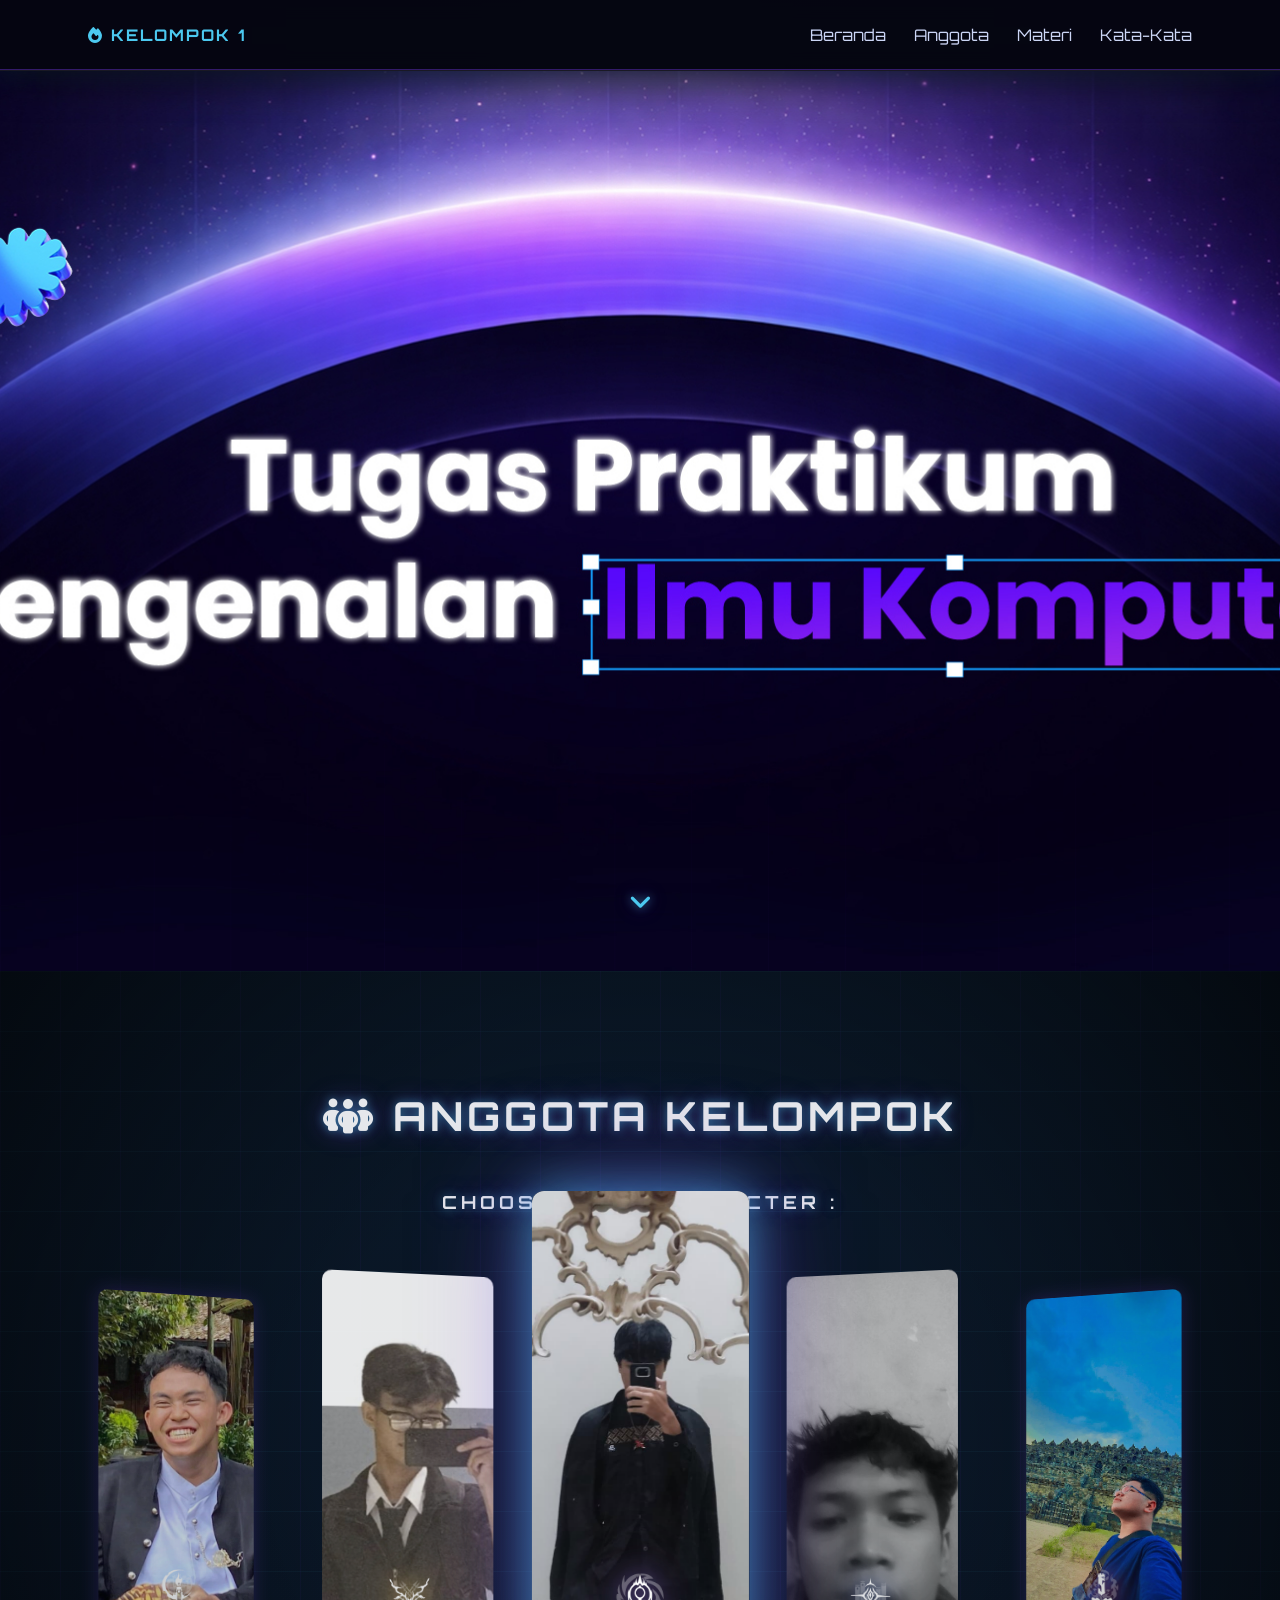
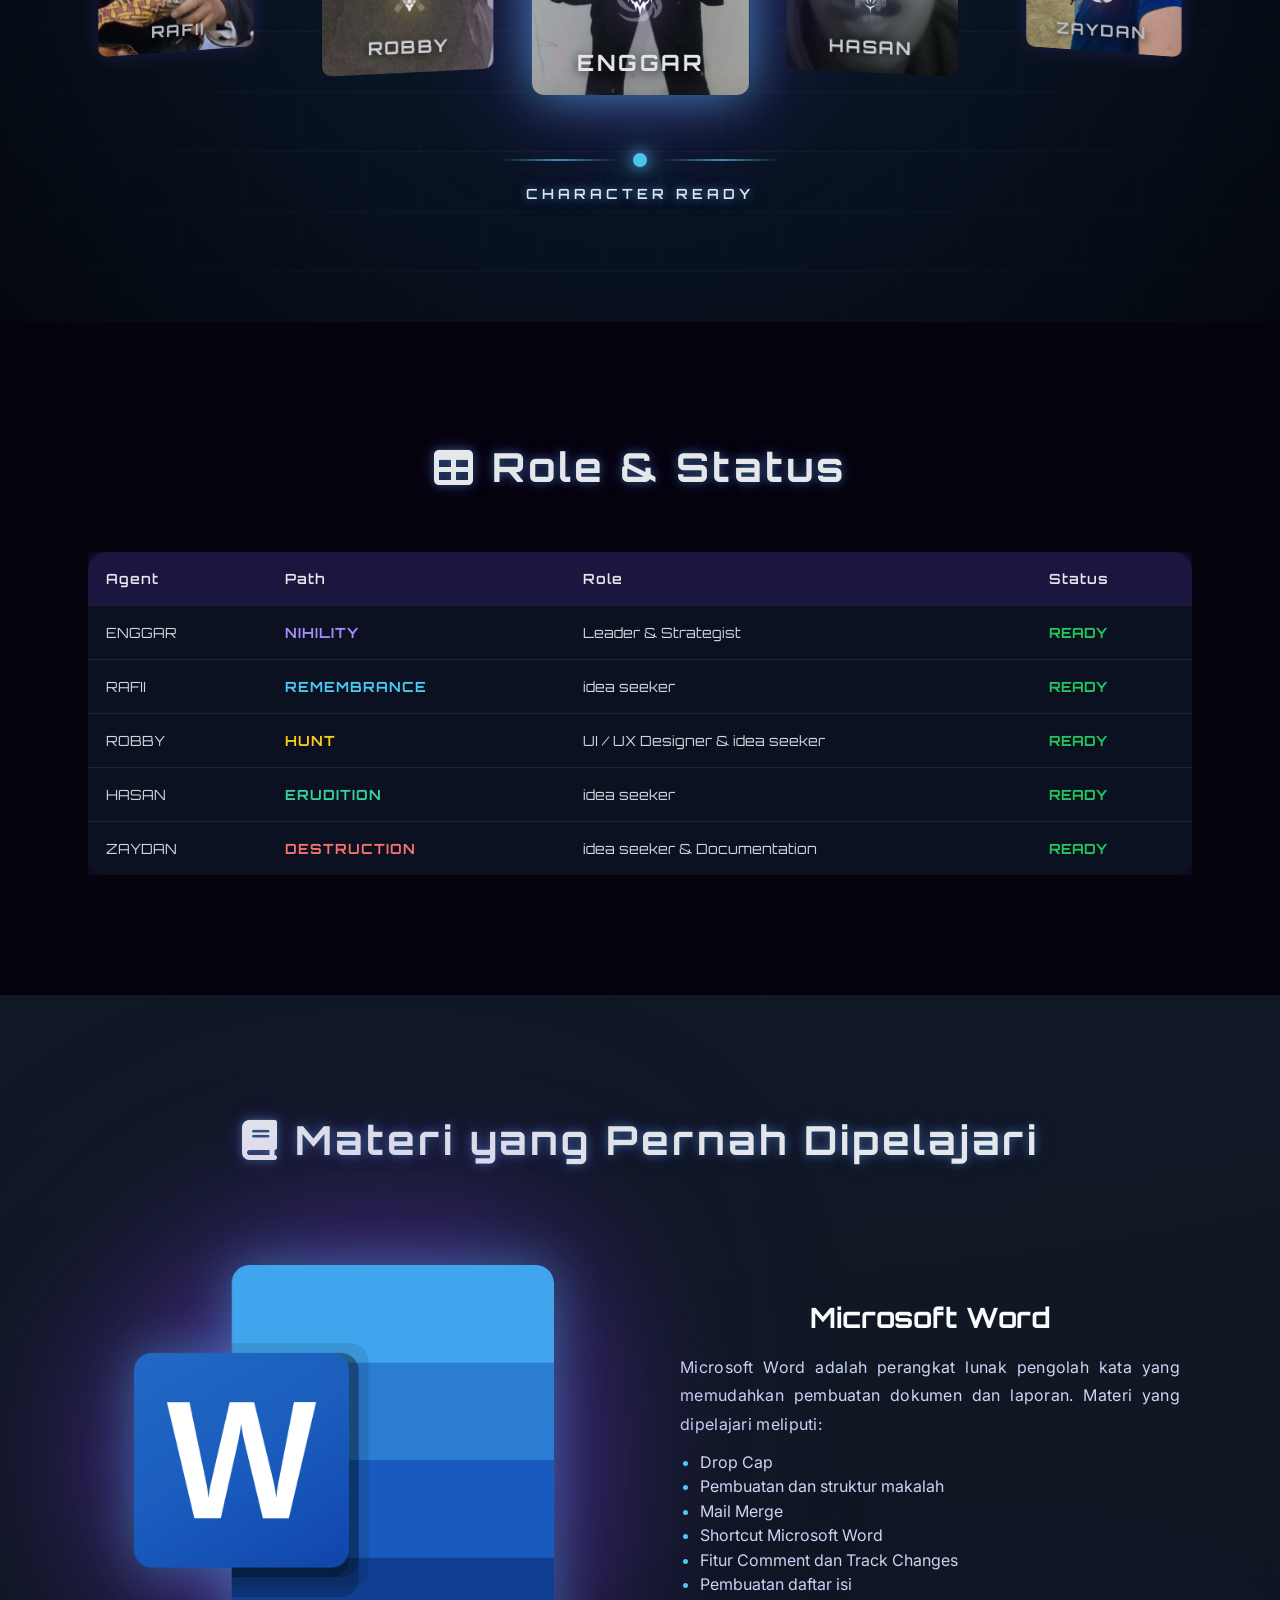
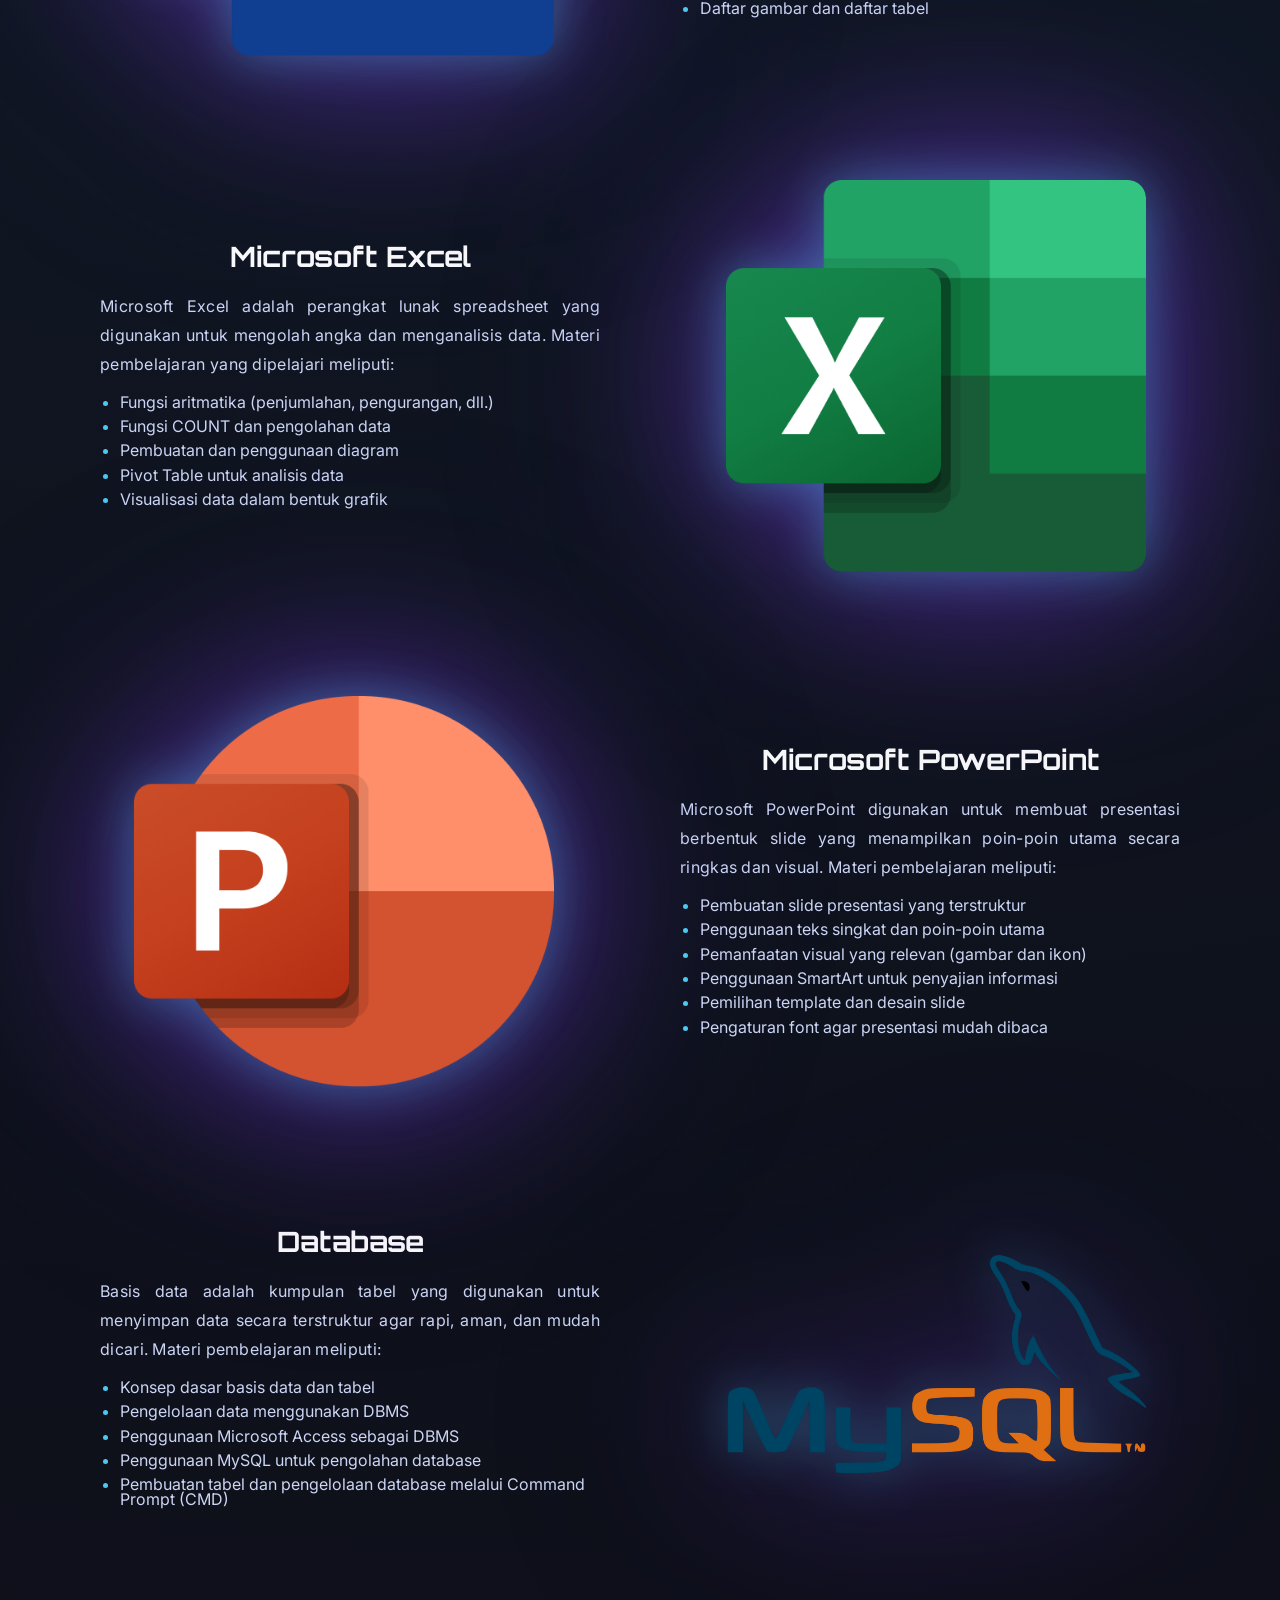
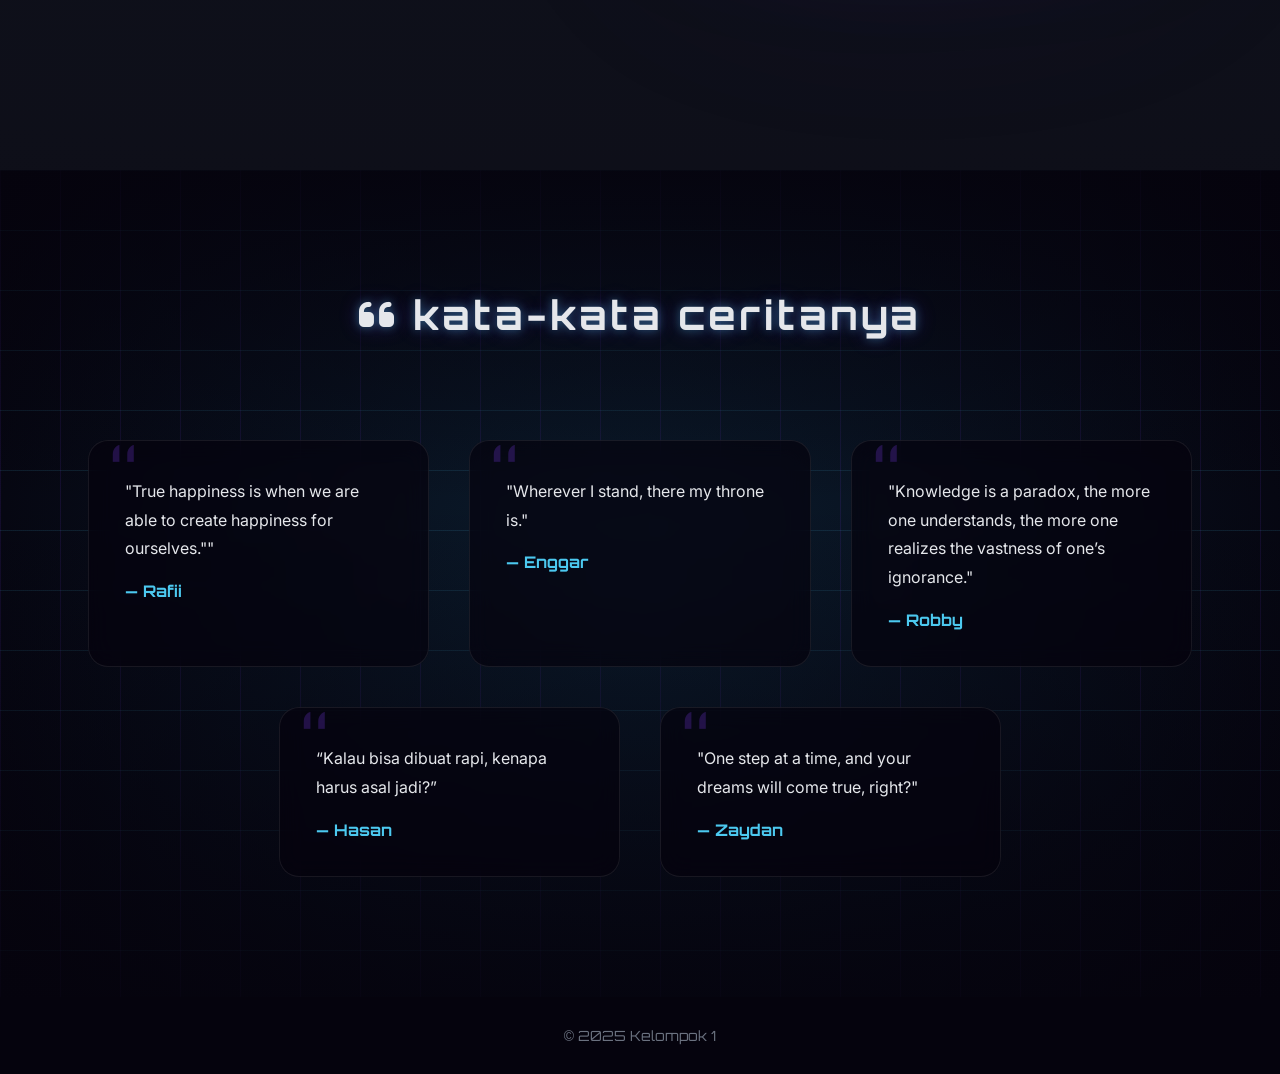
<file: uap-utama/index.html>
<!DOCTYPE html>
<html lang="id">
  <head>
    <meta charset="UTF-8" />
    <title>Lobby | Kelompok 1</title>
    <link rel="shortcut icon" href="favicon.ico" type="image/x-icon" />
    <link rel="stylesheet" href="style.css" />
    <link
      href="https://fonts.googleapis.com/css2?family=Orbitron:wght@400;600;700&display=swap"
      rel="stylesheet"
    />
    <link
      href="https://fonts.googleapis.com/css2?family=Orbitron:wght@500;700&family=Inter:wght@400;500&display=swap"
      rel="stylesheet"
    />
    <link
      rel="stylesheet"
      href="https://cdnjs.cloudflare.com/ajax/libs/font-awesome/6.5.1/css/all.min.css"
    />
  </head>
  <body>
    <header class="navbar">
      <div class="container nav-inner">
        <div class="logo"><i class="fa-solid fa-fire"></i> KELOMPOK 1</div>
        <ul class="nav-menu">
          <li><a href="#">Beranda</a></li>
          <li><a href="#lobby">Anggota</a></li>
          <li><a href="#materi">Materi</a></li>
          <li><a href="#kata">Kata-Kata</a></li>
        </ul>
      </div>
    </header>
    <main>
      <section class="section awal">
        <a href="#lobby" class="scroll-indicator">
          <i class="fa-solid fa-angle-down"></i>
        </a>
      </section>

      <section class="section lobby" id="lobby">
        <div class="container">
          <h2 class="lobby-title top">
            <i class="fa-solid fa-people-group"></i> ANGGOTA KELOMPOK
          </h2>
          <h2 class="lobby-choose top">CHOOSE YOUR CHARACTER :</h2>

          <div class="agent-lobby">
            <div
              class="agent-card far left"
              data-path="REMEMBRANCE"
              data-url="./rafii/index.html"
            >
              <img src="./images/jomok.png" />
              <div class="agent-role role-remembrance">
                <div class="role-inner">
                  <img src="./images/Path_Remembrance.webp" alt="Destruction" />
                  <span class="path-name">REMEMBRANCE</span>
                </div>
              </div>
              <h3>RAFII</h3>
            </div>

            <div
              class="agent-card side left"
              data-path="HUNT"
              data-url="./robby/index.html"
            >
              <img src="./images/robby.jpeg" />
              <div class="agent-role role-hunt">
                <div class="role-inner">
                  <img src="./images/Path_The_Hunt.webp" alt="Destruction" />
                  <span class="path-name">HUNT</span>
                </div>
              </div>
              <h3>ROBBY</h3>
            </div>

            <div
              class="agent-card active"
              data-path="NIHILITY"
              data-url="./enggar/index.html"
            >
              <img src="./images/gwlagi.jpeg" />
              <div class="agent-role role-nihility">
                <div class="role-inner">
                  <img src="./images/Path_Nihility.webp" alt="Destruction" />
                  <span class="path-name">NIHILITY</span>
                </div>
              </div>

              <h3>ENGGAR</h3>
            </div>

            <div class="agent-card side right" data-path="ERUDITION" data-url="./hasan/biodata.html">
              <img src="./images/hasan.jpeg" />
              <div class="agent-role role-erudition">
                <div class="role-inner">
                  <img src="./images/Path_Erudition.webp" alt="Destruction" />
                  <span class="path-name">ERUDITION</span>
                </div>
              </div>
              <h3>HASAN</h3>
            </div>

            <div class="agent-card far right" data-path="DESTRUCTION" data-url="./zaidan/portfolio.html">
              <img src="./images/zaidan.jpg" />
              <div class="agent-role role-destruction">
                <div class="role-inner">
                  <img src="./images/Path_Destruction.webp" alt="Destruction" />
                  <span class="path-name">DESTRUCTION</span>
                </div>
              </div>
              <h3>ZAYDAN</h3>
            </div>
          </div>
          <div class="select-indicator">
            <span class="line"></span>
            <span class="core"></span>
            <span class="line"></span>
          </div>

          <p class="select-text">CHARACTER READY</p>
        </div>
      </section>

      <section class="section agent-table">
        <div class="container">
          <h2 class="section-title">
            <i class="fa-solid fa-table"></i> Role & Status
          </h2>

          <div class="table-wrapper">
            <table class="agent-info">
              <thead>
                <tr>
                  <th>Agent</th>
                  <th>Path</th>
                  <th>Role</th>
                  <th>Status</th>
                </tr>
              </thead>
              <tbody>
                <tr>
                  <td>ENGGAR</td>
                  <td class="path nihility">NIHILITY</td>
                  <td>Leader & Strategist</td>
                  <td class="ready">READY</td>
                </tr>
                <tr>
                  <td>RAFII</td>
                  <td class="path remembrance">REMEMBRANCE</td>
                  <td>idea seeker</td>
                  <td class="ready">READY</td>
                </tr>
                <tr>
                  <td>ROBBY</td>
                  <td class="path hunt">HUNT</td>
                  <td>UI / UX Designer & idea seeker</td>
                  <td class="ready">READY</td>
                </tr>

                <tr>
                  <td>HASAN</td>
                  <td class="path erudition">ERUDITION</td>
                  <td>idea seeker</td>
                  <td class="ready">READY</td>
                </tr>
                <tr>
                  <td>ZAYDAN</td>
                  <td class="path destruction">DESTRUCTION</td>
                  <td>idea seeker & Documentation</td>
                  <td class="ready">READY</td>
                </tr>
              </tbody>
            </table>
          </div>
        </div>
      </section>

      <section class="section placeholder" id="materi">
        <div class="container">
          <h2 class="section-title">
            <i class="fa-solid fa-book"></i> Materi yang Pernah Dipelajari
          </h2>

          <!-- ITEM 1 -->
          <div class="materi-item">
            <div class="materi-image">
              <img src="./images/word.png" alt="word" />
            </div>
            <div class="materi-content">
              <h3>Microsoft Word</h3>
              <p>
                Microsoft Word adalah perangkat lunak pengolah kata yang
                memudahkan pembuatan dokumen dan laporan. Materi yang dipelajari
                meliputi:
              </p>

              <ul class="materi-list">
                <li>Drop Cap</li>
                <li>Pembuatan dan struktur makalah</li>
                <li>Mail Merge</li>
                <li>Shortcut Microsoft Word</li>
                <li>Fitur Comment dan Track Changes</li>
                <li>Pembuatan daftar isi</li>
                <li>Daftar gambar dan daftar tabel</li>
              </ul>
            </div>
          </div>

          <!-- ITEM 2 -->
          <div class="materi-item reverse">
            <div class="materi-image">
              <img src="./images/exeljir.png" alt="exel" />
            </div>
            <div class="materi-content">
              <h3>Microsoft Excel</h3>
              <p>
                Microsoft Excel adalah perangkat lunak spreadsheet yang
                digunakan untuk mengolah angka dan menganalisis data. Materi
                pembelajaran yang dipelajari meliputi:
              </p>

              <ul class="materi-list">
                <li>Fungsi aritmatika (penjumlahan, pengurangan, dll.)</li>
                <li>Fungsi COUNT dan pengolahan data</li>
                <li>Pembuatan dan penggunaan diagram</li>
                <li>Pivot Table untuk analisis data</li>
                <li>Visualisasi data dalam bentuk grafik</li>
              </ul>
            </div>
          </div>

          <!-- ITEM 3 -->
          <div class="materi-item">
            <div class="materi-image">
              <img src="./images/ppt.png" alt="powerpoint" />
            </div>
            <div class="materi-content">
              <h3>Microsoft PowerPoint</h3>
              <p>
                Microsoft PowerPoint digunakan untuk membuat presentasi
                berbentuk slide yang menampilkan poin-poin utama secara ringkas
                dan visual. Materi pembelajaran meliputi:
              </p>

              <ul class="materi-list">
                <li>Pembuatan slide presentasi yang terstruktur</li>
                <li>Penggunaan teks singkat dan poin-poin utama</li>
                <li>Pemanfaatan visual yang relevan (gambar dan ikon)</li>
                <li>Penggunaan SmartArt untuk penyajian informasi</li>
                <li>Pemilihan template dan desain slide</li>
                <li>Pengaturan font agar presentasi mudah dibaca</li>
              </ul>
            </div>
          </div>

          <div class="materi-item reverse">
            <div class="materi-image">
              <img src="./images/my.png" alt="database" />
            </div>
            <div class="materi-content">
              <h3>Database</h3>
              <p>
                Basis data adalah kumpulan tabel yang digunakan untuk menyimpan
                data secara terstruktur agar rapi, aman, dan mudah dicari.
                Materi pembelajaran meliputi:
              </p>

              <ul class="materi-list">
                <li>Konsep dasar basis data dan tabel</li>
                <li>Pengelolaan data menggunakan DBMS</li>
                <li>Penggunaan Microsoft Access sebagai DBMS</li>
                <li>Penggunaan MySQL untuk pengolahan database</li>
                <li>
                  Pembuatan tabel dan pengelolaan database melalui Command
                  Prompt (CMD)
                </li>
              </ul>
            </div>
          </div>
        </div>
      </section>

      <section class="section quotes" id="kata">
        <div class="container">
          <h2 class="section-title">
            <i class="fa-solid fa-quote-left"></i> kata-kata ceritanya
          </h2>

          <div class="quote-grid">
            <div class="quote-card">
              <p class="quote-text">
                "True happiness is when we are able to create happiness for
                ourselves.""
              </p>
              <span class="quote-name">— Rafii</span>
            </div>

            <div class="quote-card">
              <p class="quote-text">"Wherever I stand, there my throne is."</p>
              <span class="quote-name">— Enggar</span>
            </div>

            <div class="quote-card">
              <p class="quote-text">
                "Knowledge is a paradox, the more one understands, the more one
                realizes the vastness of one’s ignorance."
              </p>
              <span class="quote-name">— Robby</span>
            </div>

            <div class="quote-card">
              <p class="quote-text">
                “Kalau bisa dibuat rapi, kenapa harus asal jadi?”
              </p>
              <span class="quote-name">— Hasan</span>
            </div>

            <div class="quote-card">
              <p class="quote-text">
                "One step at a time, and your dreams will come true, right?"
              </p>
              <span class="quote-name">— Zaydan</span>
            </div>
          </div>
        </div>
      </section>
    </main>
    <footer class="footer simple">
      <p>© 2025 Kelompok 1</p>
    </footer>
    <script src="script.js"></script>
  </body>
</html>
</file>
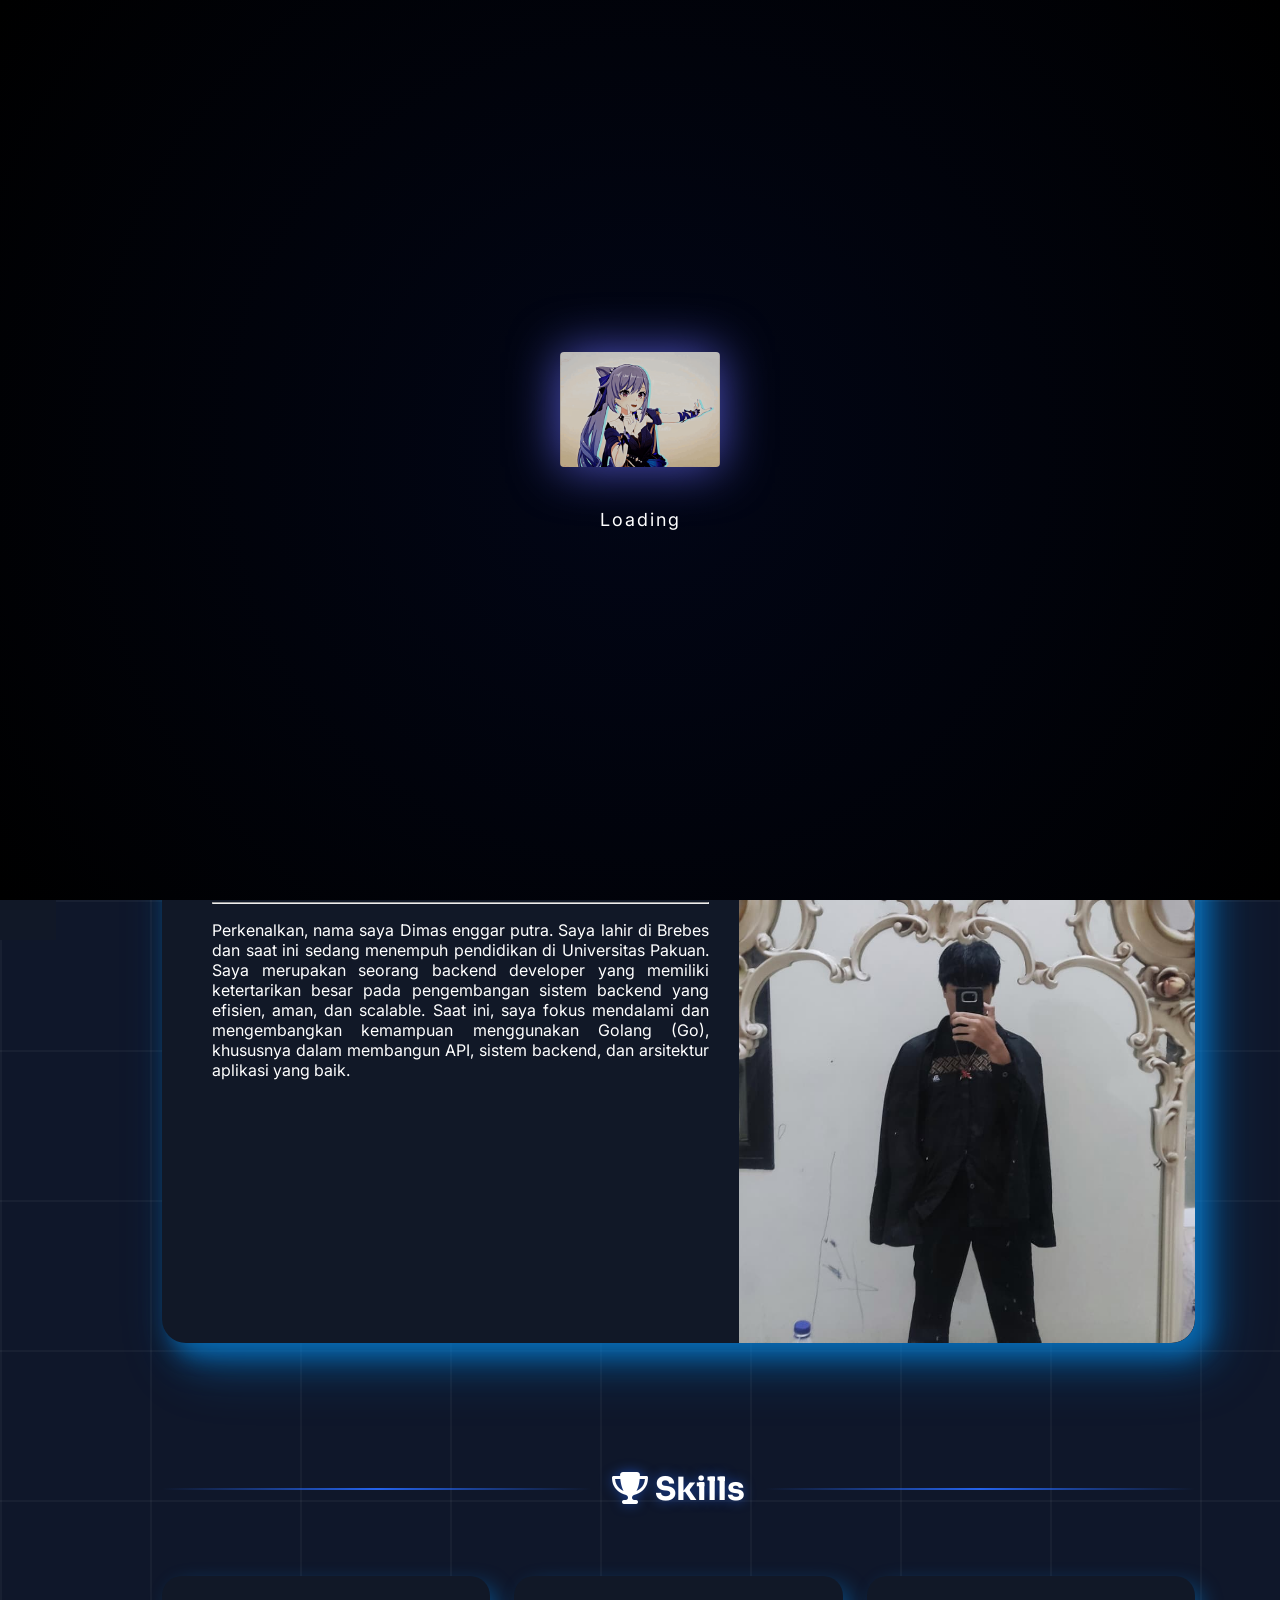
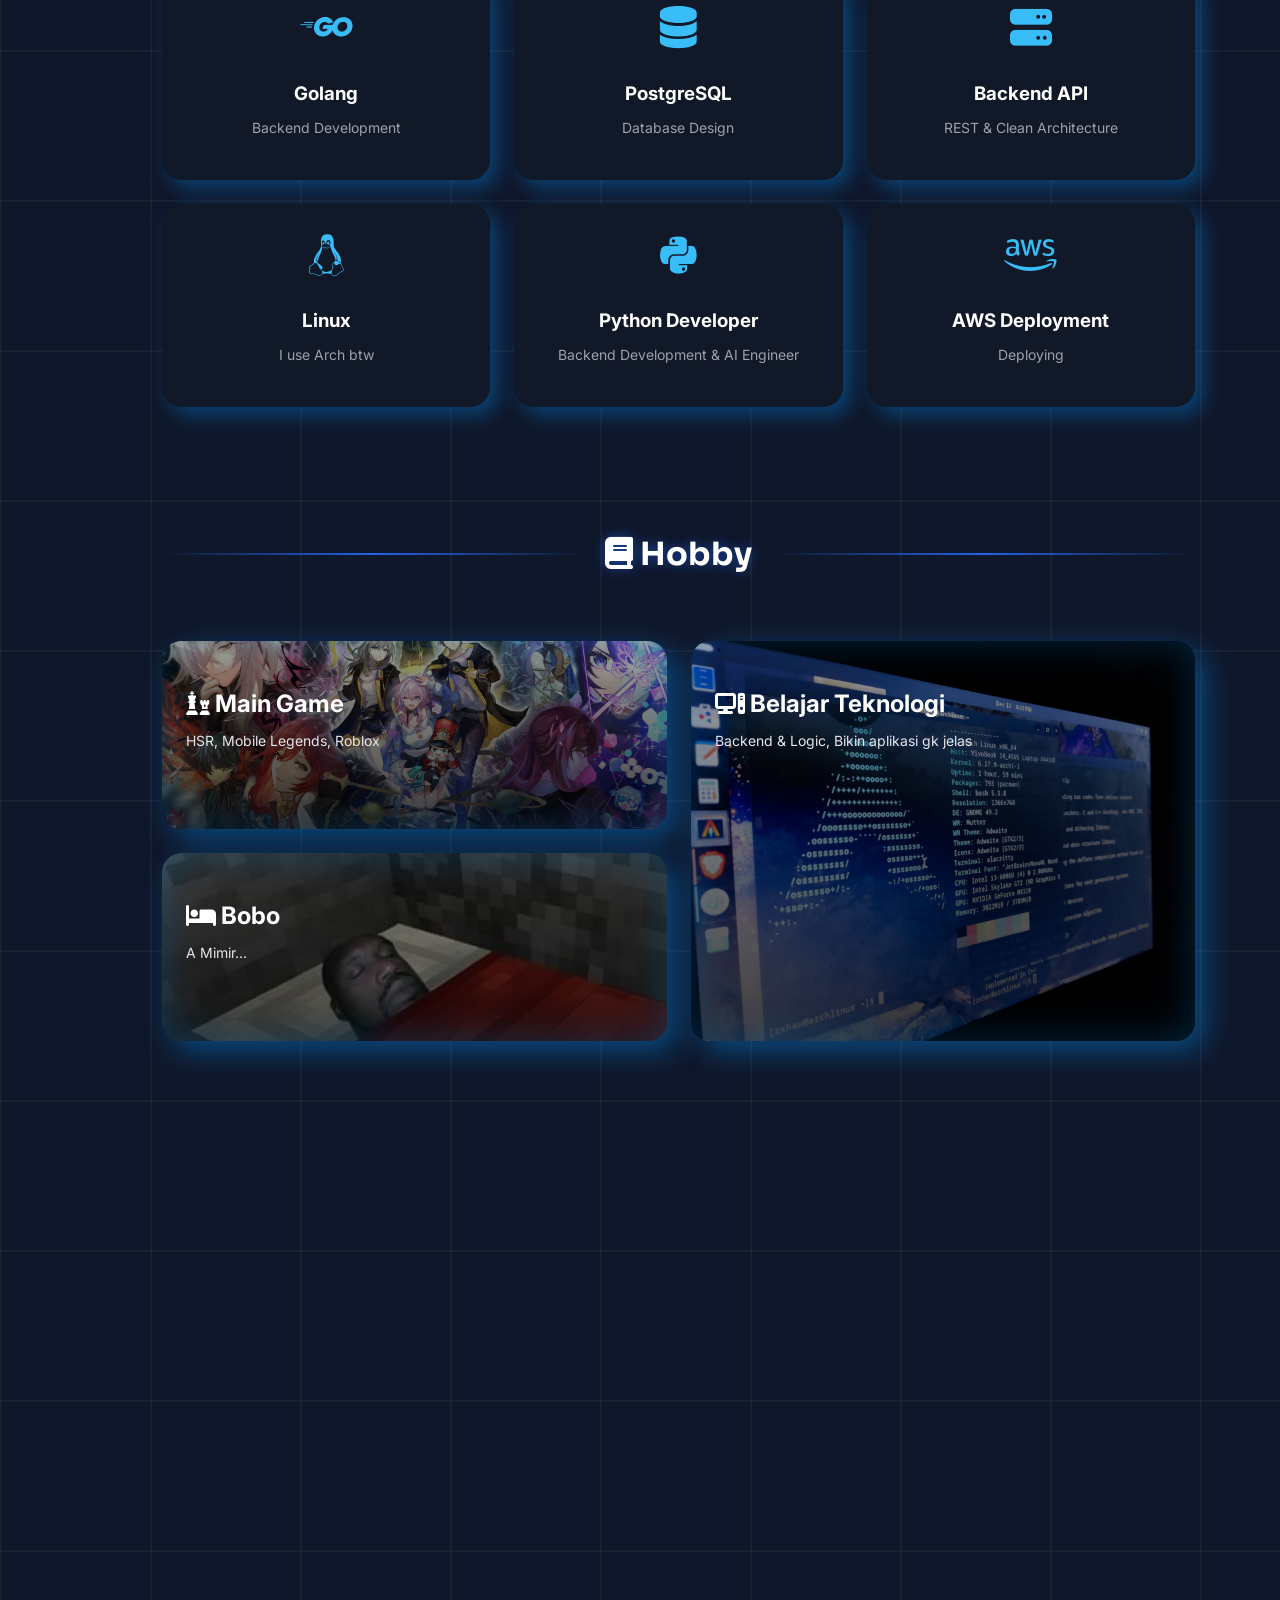
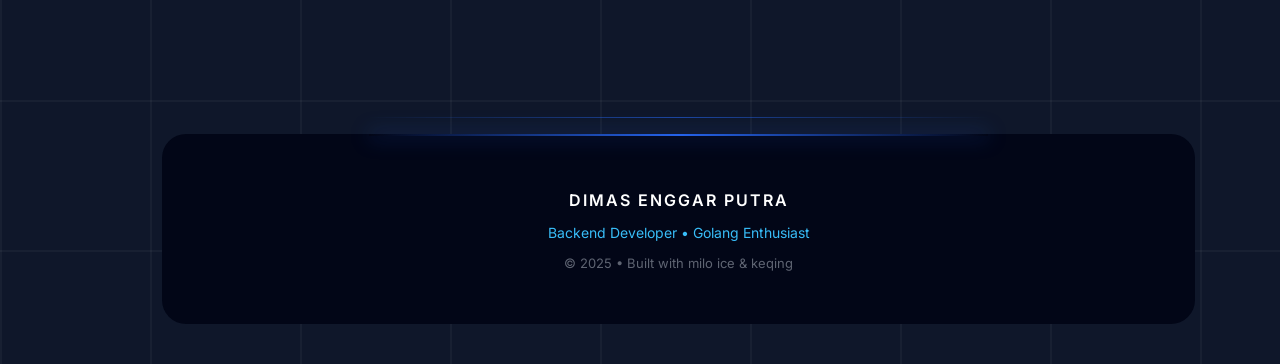
<file: uap-utama/enggar/index.html>
<!DOCTYPE html>
<html lang="id">
  <head>
    <meta charset="UTF-8" />
    <meta name="viewport" content="width=device-width, initial-scale=1.0" />
    <title>Profil | Enggar</title>
    <link rel="shortcut icon" href="./images/mek.png" type="image/x-icon">
    <link rel="stylesheet" href="./css/style.css" />
    <link
      rel="stylesheet"
      href="https://cdnjs.cloudflare.com/ajax/libs/font-awesome/6.5.0/css/all.min.css"
    />
    <link
      href="https://fonts.googleapis.com/css2?family=Inter:wght@300;400;500;600;700&display=swap"
      rel="stylesheet"
    />
    <link
      href="https://fonts.googleapis.com/css2?family=Sora:wght@400;600;700&display=swap"
      rel="stylesheet"
    />
  </head>

  <body>
    <!-- LOADING PAGE -->
    <div id="loader">
      <div class="loader-content">
        <img src="./images/keqing-loading.gif" alt="Loading" />
        <p>Loading<span class="dots"></span></p>
      </div>
    </div>

    <div class="layout">
      <!-- Navbar kiri -->
      <nav class="sidebar">
        <!-- ATAS -->
        <div class="sidebar-top">
          <img src="./images/keqing.jpeg" alt="Logo" class="sidebar-logo" />
        </div>

        <!-- TENGAH -->
        <div class="sidebar-nav">
          <a href="#home"><i class="fa-solid fa-house"></i></a>
          <a href="#skills"><i class="fa-solid fa-trophy"></i></a>
          <a href="#hobby"><i class="fa-solid fa-book"></i></a>
          <a href="#contact"><i class="fa-solid fa-address-book"></i></a>
        </div>
      </nav>

      <!-- Konten -->
      <main class="content">
        <div class="section-header">
          <span></span>
          <h1><i class="fa-solid fa-code"></i> Welcome To My Website</h1>
          <span></span>
        </div>
        <section id="home" class="hero">
          <div class="hero-content">
            <h1 class="hero-title"><span>DIMAS ENGG</span>AR PUTRA</h1>
            <p class="hero-subtitle">065125018 • Kelas A • Semester 1</p>
            <a href="#about" class="hero-btn">Lihat Ke Bawah</a>
          </div>
        </section>
        <section id="about">
          <div class="about">
            <div class="about-content">
              <h1>Tentang</h1>
              <hr />
              <p>
                Perkenalkan, nama saya Dimas enggar putra. Saya lahir di Brebes
                dan saat ini sedang menempuh pendidikan di Universitas Pakuan.
                Saya merupakan seorang backend developer yang memiliki
                ketertarikan besar pada pengembangan sistem backend yang
                efisien, aman, dan scalable. Saat ini, saya fokus mendalami dan
                mengembangkan kemampuan menggunakan Golang (Go), khususnya dalam
                membangun API, sistem backend, dan arsitektur aplikasi yang
                baik.
              </p>
            </div>
            <img src="./images/gwlagi.jpeg" alt="" />
          </div>
        </section>
        <section id="skills">
          <div class="skills-wrapper">
            <div class="section-header">
              <span></span>
              <h1><i class="fa-solid fa-trophy"></i> Skills</h1>
              <span></span>
            </div>
            <div class="skills">
              <div class="skill-card">
                <i class="fa-brands fa-golang"></i>
                <h3>Golang</h3>
                <p>Backend Development</p>
              </div>

              <div class="skill-card">
                <i class="fa-solid fa-database"></i>
                <h3>PostgreSQL</h3>
                <p>Database Design</p>
              </div>

              <div class="skill-card">
                <i class="fa-solid fa-server"></i>
                <h3>Backend API</h3>
                <p>REST & Clean Architecture</p>
              </div>

              <div class="skill-card">
                <i class="fa-brands fa-linux"></i>
                <h3>Linux</h3>
                <p>I use Arch btw</p>
              </div>

              <div class="skill-card">
                <i class="fa-brands fa-python"></i>
                <h3>Python Developer</h3>
                <p>Backend Development & AI Engineer</p>
              </div>

              <div class="skill-card">
                <i class="fa-brands fa-aws"></i>
                <h3>AWS Deployment</h3>
                <p>Deploying</p>
              </div>
            </div>
          </div>
        </section>
        <section id="hobby">
          <div class="hobby-wrapper">
            <div class="section-header">
              <span></span>
              <h1><i class="fa-solid fa-book"></i> Hobby</h1>
              <span></span>
            </div>

            <div class="hobby-grid">
              <div
                class="hobby-card small"
                style="background-image: url('./images/hsr.jpeg')"
              >
                <div class="overlay"></div>
                <div class="hobby-text">
                  <h3><i class="fa-solid fa-chess"></i> Main Game</h3>
                  <p>HSR, Mobile Legends, Roblox</p>
                </div>
              </div>
              <div
                class="hobby-card small"
                style="background-image: url('./images/mimir.jpeg')"
              >
                <div class="overlay"></div>
                <div class="hobby-text">
                  <h3><i class="fa-solid fa-bed"></i> Bobo</h3>
                  <p>A Mimir...</p>
                </div>
              </div>

              <div
                class="hobby-card tall"
                style="background-image: url('./images/w.jpeg')"
              >
                <div class="overlay"></div>
                <div class="hobby-text">
                  <h3>
                    <i class="fa-solid fa-computer"></i> Belajar Teknologi
                  </h3>
                  <p>Backend & Logic, Bikin aplikasi gk jelas</p>
                </div>
              </div>
            </div>
          </div>
        </section>

        <section id="contact">
          <div class="contact-wrapper">
            <!-- Judul -->
            <div class="section-header">
              <span></span>
              <h1><i class="fa-solid fa-address-book"></i> Contact</h1>
              <span></span>
            </div>

            <div class="contact-box">
              <!-- KIRI -->
              <div class="contact-text">
                <h2><i class="fa-solid fa-fingerprint"></i> Get in touch</h2>
                <p>
                  Kamu bisa menemukan saya di platform berikut. Terbuka untuk
                  diskusi, kolaborasi, atau sekadar ngobrol teknologi.
                </p>
              </div>

              <!-- KANAN -->
              <div class="contact-socials">
                <a href="https://github.com/ShodaiXz" class="social-card">
                  <i class="fa-brands fa-github"></i>
                  <span>GitHub</span>
                </a>

                <a href="https://dimasenggar.pages.dev/" class="social-card">
                  <i class="fa-solid fa-user"></i>
                  <span>Portofolio</span>
                </a>

                <a href="#" class="social-card">
                  <i class="fa-brands fa-instagram"></i>
                  <span>Instagram</span>
                </a>

                <a href="mailto:dimasenggarputra@gmail.com" class="social-card">
                  <i class="fa-solid fa-envelope"></i>
                  <span>Email</span>
                </a>
              </div>
            </div>
          </div>
        </section>

        <div class="contact-divider"></div>
        <footer class="footer">
          <div class="footer-line"></div>

          <div class="footer-content">
            <p class="footer-name">DIMAS ENGGAR PUTRA</p>
            <p class="footer-role">Backend Developer • Golang Enthusiast</p>

            <p class="footer-copy">© 2025 • Built with milo ice & keqing</p>
          </div>
        </footer>
      </main>
    </div>
    <script src="./javascript/script.js"></script>
  </body>
</html>
</file>
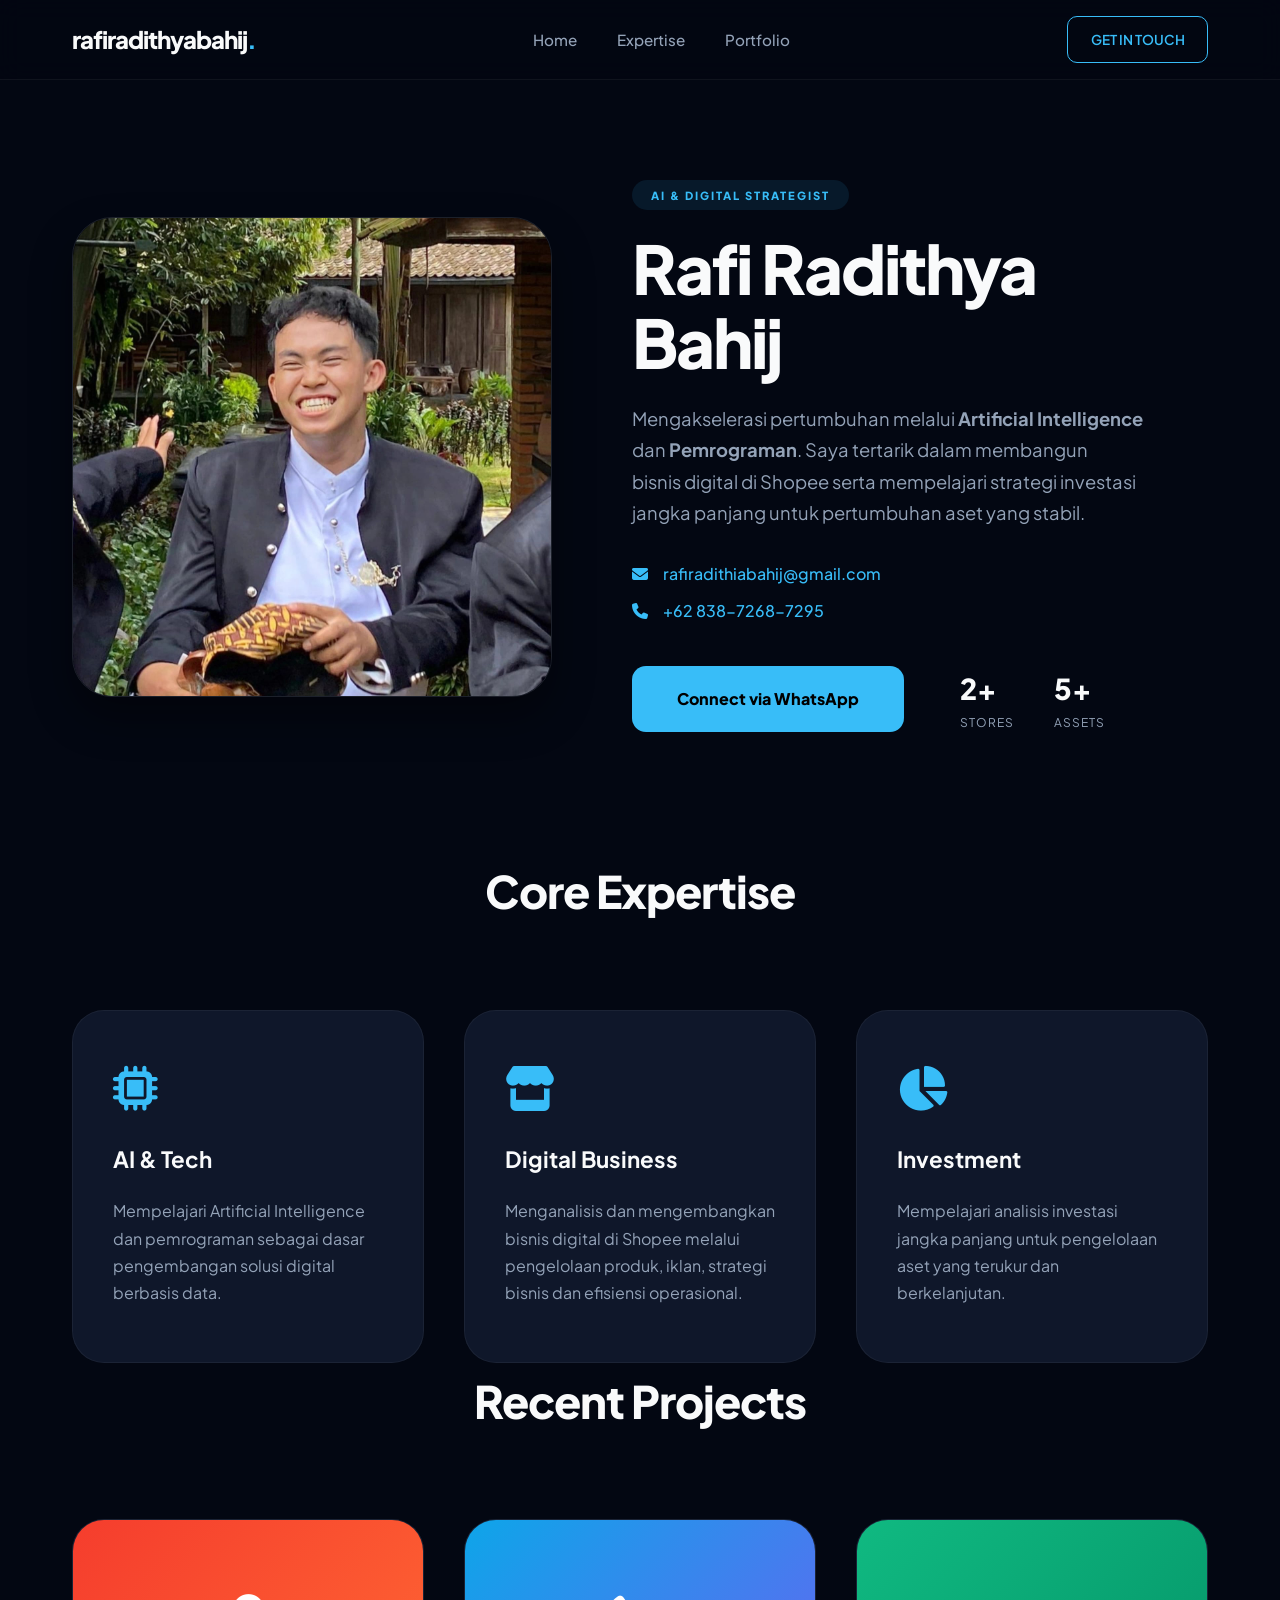
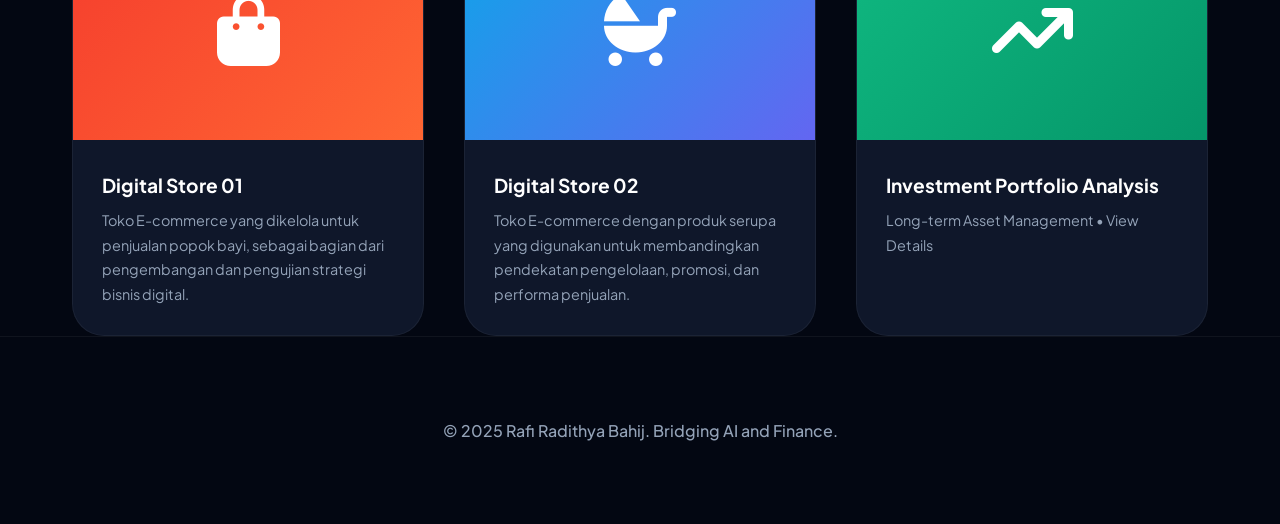
<file: uap-utama/rafii/index.html>
<!DOCTYPE html>
<html lang="id">
<head>
    <meta charset="UTF-8">
    <meta name="viewport" content="width=device-width, initial-scale=1.0">
    <title>Rafi Radithya Bahij | Portfolio</title>
    <link href="https://fonts.googleapis.com/css2?family=Plus+Jakarta+Sans:wght@300;400;600;800&display=swap" rel="stylesheet">
    <link rel="stylesheet" href="https://cdnjs.cloudflare.com/ajax/libs/font-awesome/6.4.0/css/all.min.css">
    <link rel="stylesheet" href="style.css">
</head>
<body>

    <nav>
        <div class="nav-container">
            <div class="logo">rafiradithyabahij<span>.</span></div>
            <ul class="nav-links">
                <li><a href="#home">Home</a></li>
                <li><a href="#about">Expertise</a></li>
                <li><a href="#projects">Portfolio</a></li>
            </ul>
            <a href="mailto:rafiradithiabahij@gmail.com" class="nav-btn">GET IN TOUCH</a>
        </div>
    </nav>

    <section id="home" class="hero">
        <div class="container hero-grid">
            <div class="hero-left fade-in-left">
                <div class="image-frame">
                    <img src="WhatsApp Image 2025-12-21 at 04.02.44.jpeg" alt="Rafi Radithya Bahij">
                </div>
            </div>
            <div class="hero-right">
                <span class="badge fade-in">AI & DIGITAL STRATEGIST</span>
                <h1 class="title-animation">Rafi Radithya <br>Bahij</h1>
                <p class="description fade-in-delay">
                    Mengakselerasi pertumbuhan melalui <strong>Artificial Intelligence</strong> dan <strong>Pemrograman</strong>. 
                    Saya tertarik dalam membangun bisnis digital di Shopee serta mempelajari strategi investasi jangka panjang untuk pertumbuhan aset yang stabil.
                </p>
                
                <div class="hero-contact fade-in-delay">
                    <div class="c-item"><i class="fas fa-envelope"></i> rafiradithiabahij@gmail.com</div>
                    <div class="c-item"><i class="fas fa-phone"></i> +62 838-7268-7295</div>
                </div>

                <div class="hero-actions fade-in-delay">
                    <a href="https://wa.me/6283872687295" class="btn-main">Connect via WhatsApp</a>
                    <div class="hero-stats">
                        <div class="stat"><span>2+</span><p>Stores</p></div>
                        <div class="stat"><span>5+</span><p>Assets</p></div>
                    </div>
                </div>
            </div>
        </div>
    </section>

    <section id="about" class="expertise">
        <div class="container">
            <h2 class="section-title reveal">Core Expertise</h2>
            <div class="grid-3">
                <div class="card reveal">
                    <i class="fas fa-microchip"></i>
                    <h3>AI & Tech</h3>
                    <p>Mempelajari Artificial Intelligence dan pemrograman sebagai dasar pengembangan solusi digital berbasis data.</p>
                </div>
                <div class="card reveal">
                    <i class="fas fa-store"></i>
                    <h3>Digital Business</h3>
                    <p>Menganalisis dan mengembangkan bisnis digital di Shopee melalui pengelolaan produk, iklan, strategi bisnis dan efisiensi operasional.</p>
                </div>
                <div class="card reveal">
                    <i class="fas fa-chart-pie"></i>
                    <h3>Investment</h3>
                    <p>Mempelajari analisis investasi jangka panjang untuk pengelolaan aset yang terukur dan berkelanjutan.</p>
                </div>
            </div>
        </div>
    </section>

    <section id="projects" class="projects">
        <div class="container">
            <h2 class="section-title reveal">Recent Projects</h2>
            <div class="grid-3">
                <a href="https://id.shp.ee/NDNhjQ7" target="_blank" class="p-card reveal">
                    <div class="p-img shopee-bg"><i class="fas fa-bag-shopping"></i></div>
                    <div class="p-content">
                        <h4>Digital Store 01</h4>
                        <p>Toko E-commerce yang dikelola untuk penjualan popok bayi, sebagai bagian dari pengembangan dan pengujian strategi bisnis digital.</p>
                    </div>
                </a>
                <a href="https://s.shopee.co.id/8APCNWby6b" target="_blank" class="p-card reveal">
                    <div class="p-img baby-bg"><i class="fas fa-baby-carriage"></i></div>
                    <div class="p-content">
                        <h4>Digital Store 02</h4>
                        <p>Toko E-commerce dengan produk serupa yang digunakan untuk membandingkan pendekatan pengelolaan, promosi, dan performa penjualan.</p>
                    </div>
                </a>
                <a href="masssambaaatukaammm.html" class="p-card reveal" style="transition-delay: 0.2s;">
                    <div class="p-img invest-bg"><i class="fas fa-arrow-trend-up"></i></div>
                    <div class="p-content">
                        <h4>Investment Portfolio Analysis</h4>
                        <p>Long-term Asset Management • View Details</p>
                    </div>
                </a>
            </div>
        </div>
    </section>

    <footer>
        <p>&copy; 2025 Rafi Radithya Bahij. Bridging AI and Finance.</p>
    </footer>

    <script>
        const observer = new IntersectionObserver((entries) => {
            entries.forEach(entry => {
                if (entry.isIntersecting) entry.target.classList.add('active');
            });
        }, { threshold: 0.1 });
        document.querySelectorAll('.reveal').forEach(el => observer.observe(el));
    </script>
</body>
</html>
</file>
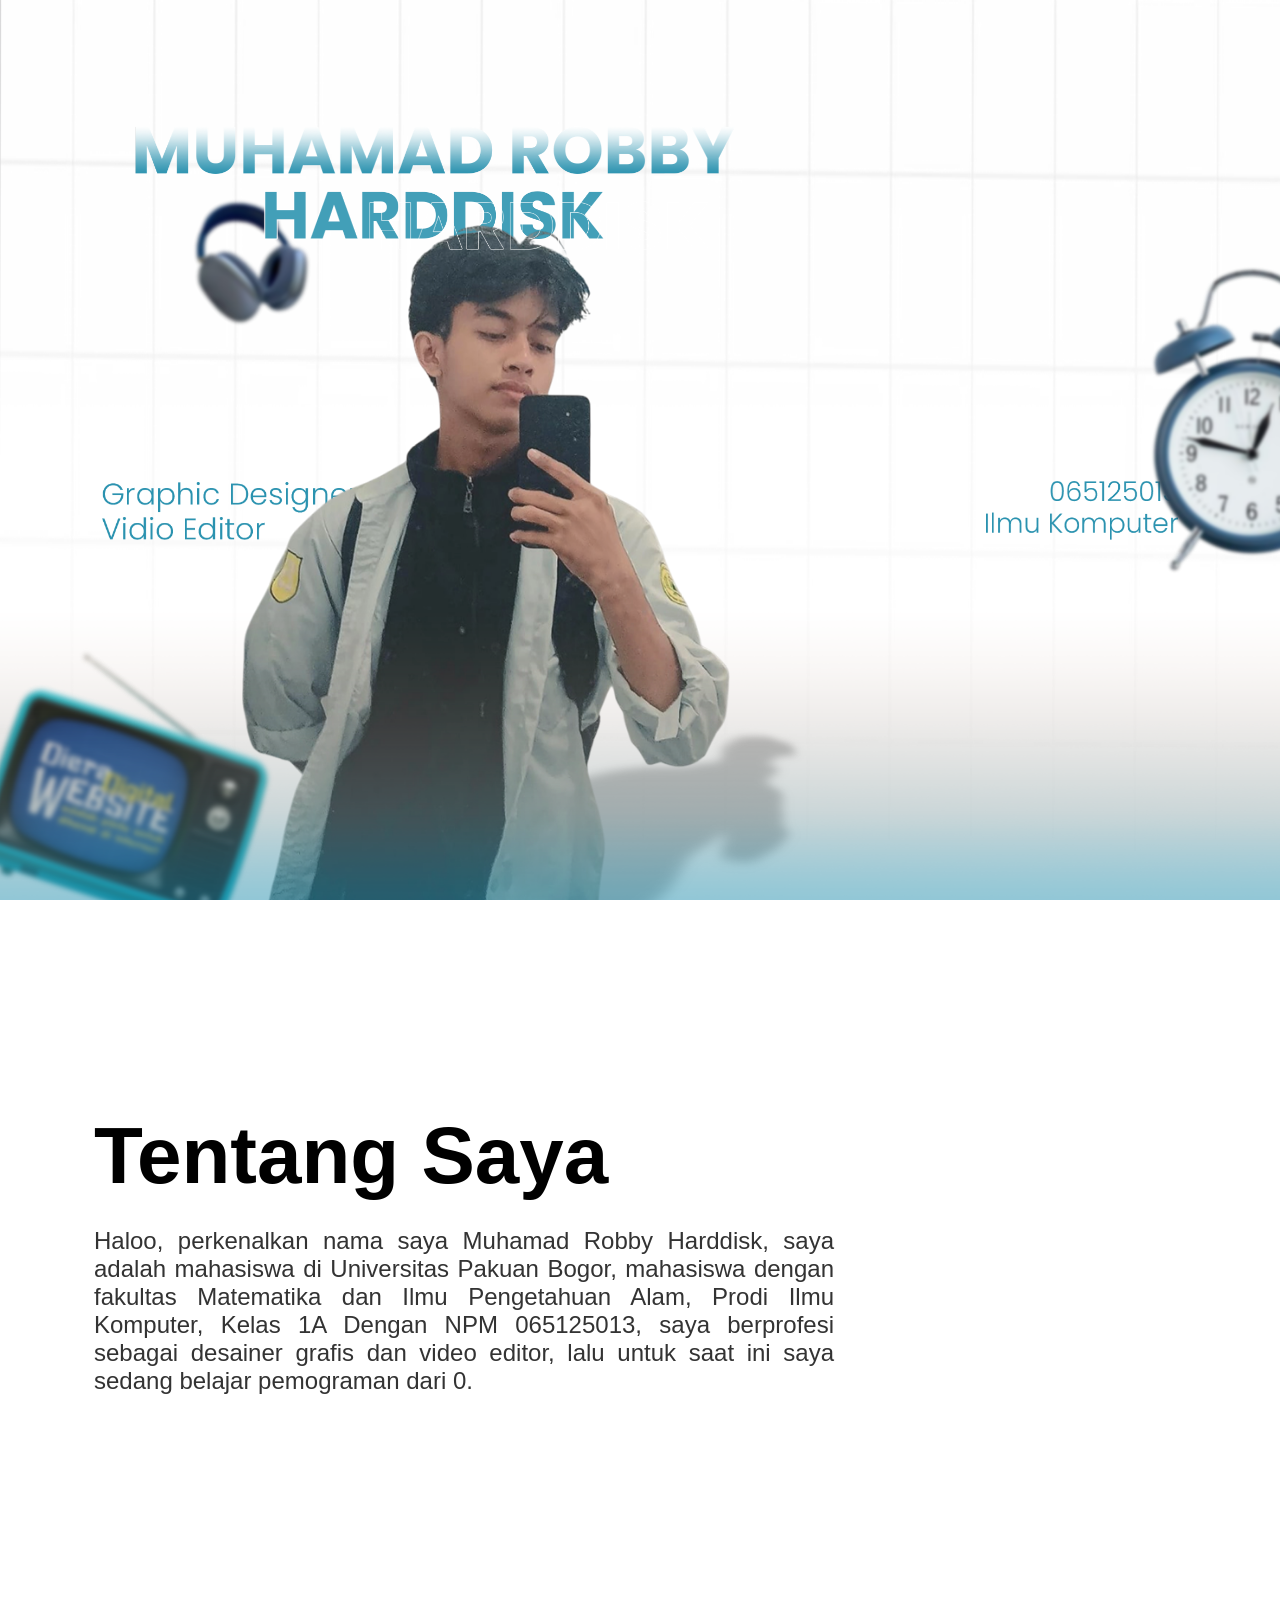
<file: uap-utama/robby/index.html>
<!DOCTYPE html>
<html lang="en">
<head>
  <meta charset="UTF-8" />
  <meta name="viewport" content="width=device-width, initial-scale=1.0" />
  <title>Portofolio Muhamad Robby H</title>
  <link rel="stylesheet" href="style.css" />
</head>
<body>
  <section class="hero">
    <img src="img/Backgroundputih.png" class="parallax bg-img">  
    <img src="img/Backgroundkotakkotak.png" class="parallax bggaris-img">  
    <img src="img/9Robby.png" class="parallax teks-nama">  
    <img src="img/3Tekskiri.png" class="parallax teks-g">  
    <img src="img/4tekskanan.png" class="parallax teks-open">  
    <img src="img/bayangan.png" class="parallax shadow-bayangan" data-speed="0.1">  
    <img src="img/robbyh.png" class="parallax object1-robby" data-speed="0.2"> 
    <img src="img/outlineteksnama.png" class="parallax stroke-otteks">  
    <img src="img/12Televisi.png" class="parallax png-caturkiri" data-speed="0.5">  
    <img src="img/11jam.png" class="parallax png-caturmid" data-speed="0.3">  
    <img src="img/8Headset.png" class="parallax png-caturkuda" data-speed="0.7">  
    <img src="img/8shadebawah.png" class="parallax shd-img">  
  </section>
  
  <section class="section2">
    <video class="bg-video" autoplay loop muted playsinline preload="auto">
      <source src="img/1222(1).mp4" type="video/mp4">
    </video>
    <div class="content">
      <h1>Tentang Saya</h1>
      <p>Haloo, perkenalkan nama saya Muhamad Robby Harddisk, saya adalah mahasiswa di Universitas Pakuan Bogor, mahasiswa dengan fakultas Matematika dan Ilmu Pengetahuan Alam, Prodi Ilmu Komputer, Kelas 1A Dengan NPM 065125013, saya berprofesi sebagai desainer grafis dan video editor, lalu untuk saat ini saya sedang belajar pemograman dari 0.</p>
    </div>
  </section>

  <script src="./js/app.js"></script>
</body>
</html>
</file>
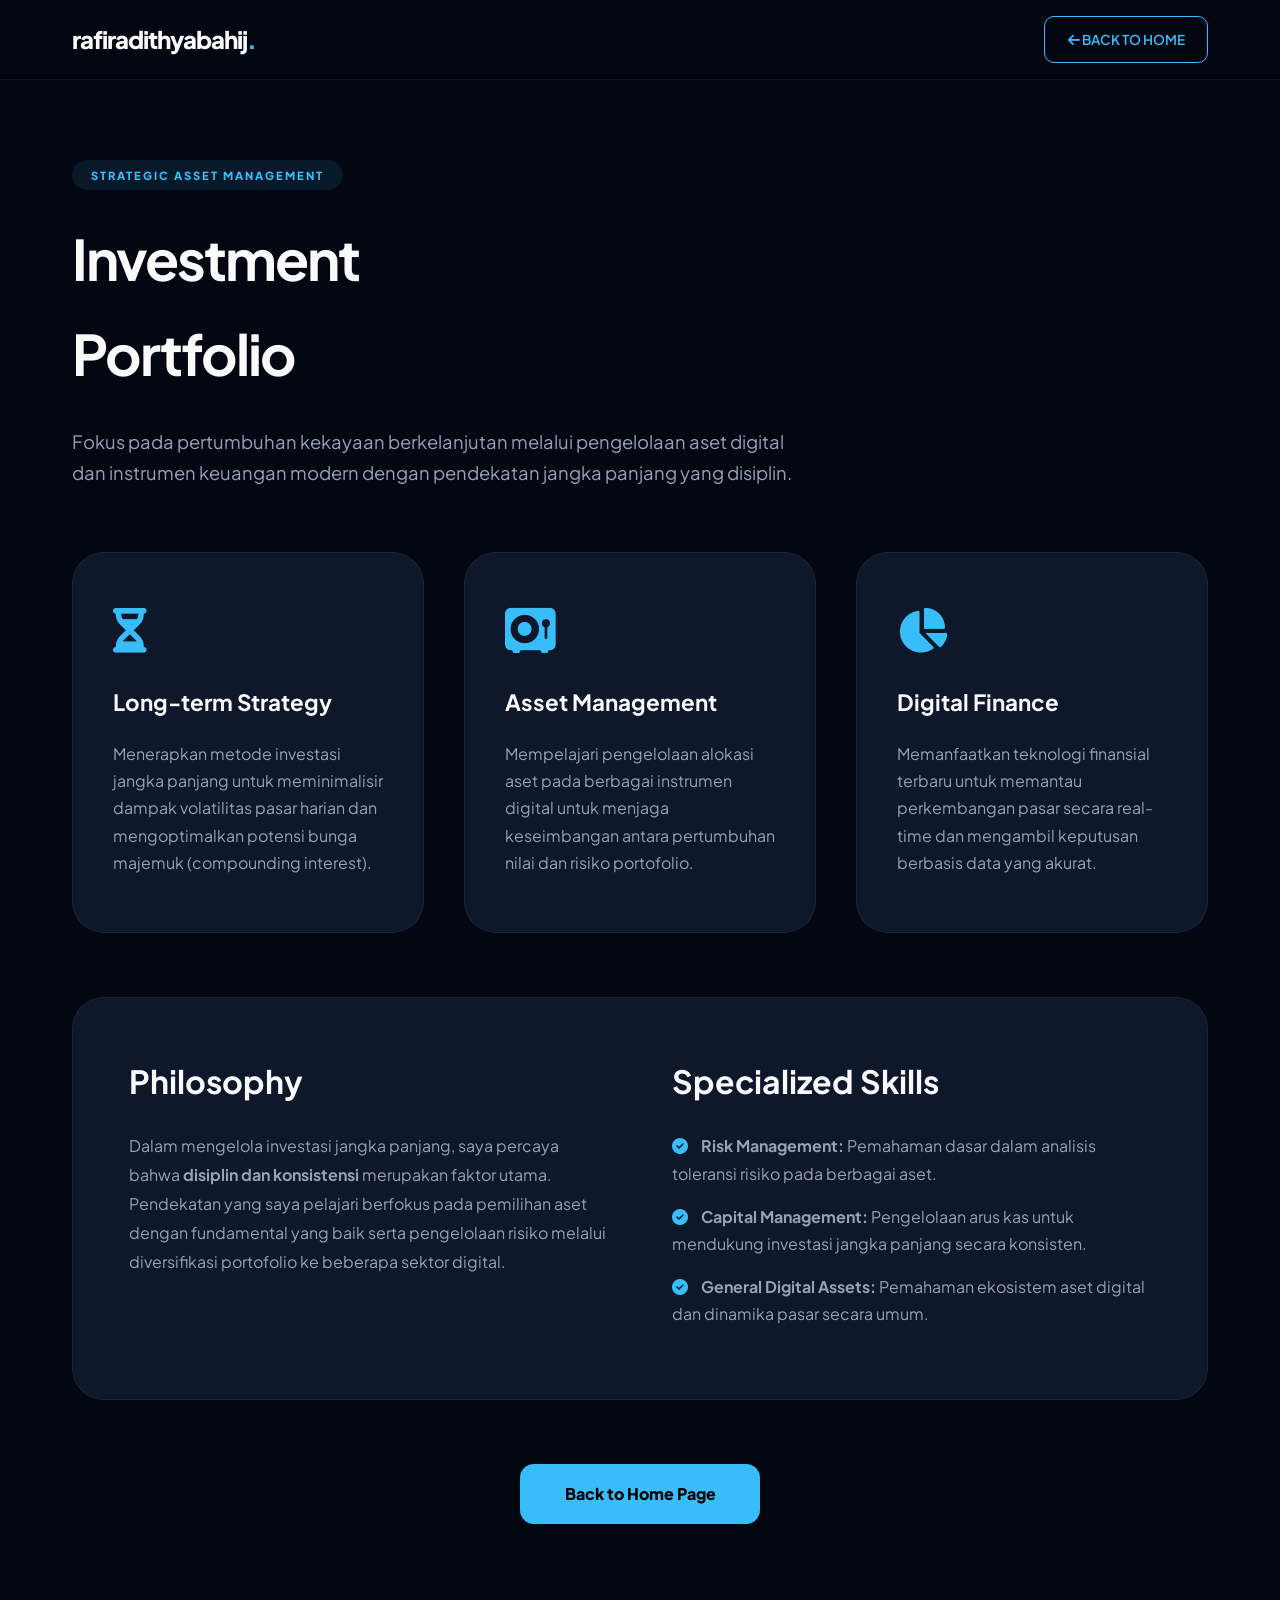
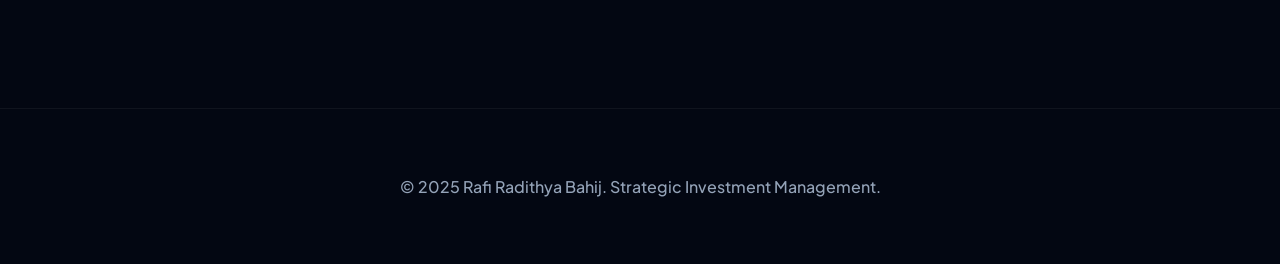
<file: uap-utama/rafii/masssambaaatukaammm.html>
<!DOCTYPE html>
<html lang="id">
<head>
    <meta charset="UTF-8">
    <meta name="viewport" content="width=device-width, initial-scale=1.0">
    <title>Investment Portfolio | Rafi Radithya Bahij</title>
    <link href="https://fonts.googleapis.com/css2?family=Plus+Jakarta+Sans:wght@300;400;600;800&display=swap" rel="stylesheet">
    <link rel="stylesheet" href="https://cdnjs.cloudflare.com/ajax/libs/font-awesome/6.4.0/css/all.min.css">
    <link rel="stylesheet" href="style.css">
</head>
<body>

    <nav>
        <div class="nav-container">
            <div class="logo">rafiradithyabahij<span>.</span></div>
            <a href="index.html" class="nav-btn"><i class="fas fa-arrow-left"></i> BACK TO HOME</a>
        </div>
    </nav>

    <section class="hero" style="padding-top: 160px; min-height: 100vh;">
        <div class="container">
            <div class="reveal">
                <span class="badge">STRATEGIC ASSET MANAGEMENT</span>
                <h1 style="font-size: 3.5rem; margin: 1.5rem 0; letter-spacing: -2px;">Investment <br>Portfolio</h1>
                <p class="description" style="max-width: 750px; margin-bottom: 4rem;">
                    Fokus pada pertumbuhan kekayaan berkelanjutan melalui pengelolaan aset digital dan instrumen keuangan modern dengan pendekatan jangka panjang yang disiplin.
                </p>
            </div>

            <div class="grid-3">
                <div class="card reveal">
                    <div class="icon-box"><i class="fas fa-hourglass-half"></i></div>
                    <h3>Long-term Strategy</h3>
                    <p>Menerapkan metode investasi jangka panjang untuk meminimalisir dampak volatilitas pasar harian dan mengoptimalkan potensi bunga majemuk (compounding interest).</p>
                </div>

                <div class="card reveal" style="transition-delay: 0.1s;">
                    <div class="icon-box"><i class="fas fa-vault"></i></div>
                    <h3>Asset Management</h3>
                    <p>Mempelajari pengelolaan alokasi aset pada berbagai instrumen digital untuk menjaga keseimbangan antara pertumbuhan nilai dan risiko portofolio.</p>
                </div>

                <div class="card reveal" style="transition-delay: 0.2s;">
                    <div class="icon-box"><i class="fas fa-chart-pie"></i></div>
                    <h3>Digital Finance</h3>
                    <p>Memanfaatkan teknologi finansial terbaru untuk memantau perkembangan pasar secara real-time dan mengambil keputusan berbasis data yang akurat.</p>
                </div>
            </div>

            <div class="reveal" style="margin-top: 4rem; padding: 3.5rem; background: var(--card-bg); border-radius: 2rem; border: 1px solid rgba(255,255,255,0.05);">
                <div style="display: grid; grid-template-columns: 1fr 1fr; gap: 4rem;">
                    <div>
                        <h2 style="margin-bottom: 1.5rem; font-size: 2rem;">Philosophy</h2>
                        <p style="color: var(--text-low); line-height: 1.8;">
                            Dalam mengelola investasi jangka panjang, saya percaya bahwa <strong>disiplin dan konsistensi</strong> merupakan faktor utama. Pendekatan yang saya pelajari berfokus pada pemilihan aset dengan fundamental yang baik serta pengelolaan risiko melalui diversifikasi portofolio ke beberapa sektor digital.
                        </p>
                    </div>
                    <div>
                        <h2 style="margin-bottom: 1.5rem; font-size: 2rem;">Specialized Skills</h2>
                        <ul style="list-style: none; color: var(--text-low);">
                            <li style="margin-bottom: 1rem;"><i class="fas fa-check-circle" style="color: var(--accent); margin-right: 10px;"></i> <strong>Risk Management:</strong> Pemahaman dasar dalam analisis toleransi risiko pada berbagai aset.</li>
                            <li style="margin-bottom: 1rem;"><i class="fas fa-check-circle" style="color: var(--accent); margin-right: 10px;"></i> <strong>Capital Management:</strong> Pengelolaan arus kas untuk mendukung investasi jangka panjang secara konsisten.</li>
                            <li style="margin-bottom: 1rem;"><i class="fas fa-check-circle" style="color: var(--accent); margin-right: 10px;"></i> <strong>General Digital Assets:</strong> Pemahaman ekosistem aset digital dan dinamika pasar secara umum.</li>
                        </ul>
                    </div>
                </div>
            </div>
            
            <div style="text-align: center; margin-top: 5rem; padding-bottom: 5rem;">
                <a href="index.html" class="btn-main">Back to Home Page</a>
            </div>
        </div>
    </section>

    <footer style="border-top: 1px solid rgba(255,255,255,0.05); padding: 4rem 0; text-align: center; color: var(--text-low);">
        <p>&copy; 2025 Rafi Radithya Bahij. Strategic Investment Management.</p>
    </footer>

    <script>
        const observer = new IntersectionObserver((entries) => {
            entries.forEach(entry => {
                if (entry.isIntersecting) entry.target.classList.add('active');
            });
        }, { threshold: 0.1 });
        document.querySelectorAll('.reveal').forEach(el => observer.observe(el));
    </script>
</body>
</html>
</file>
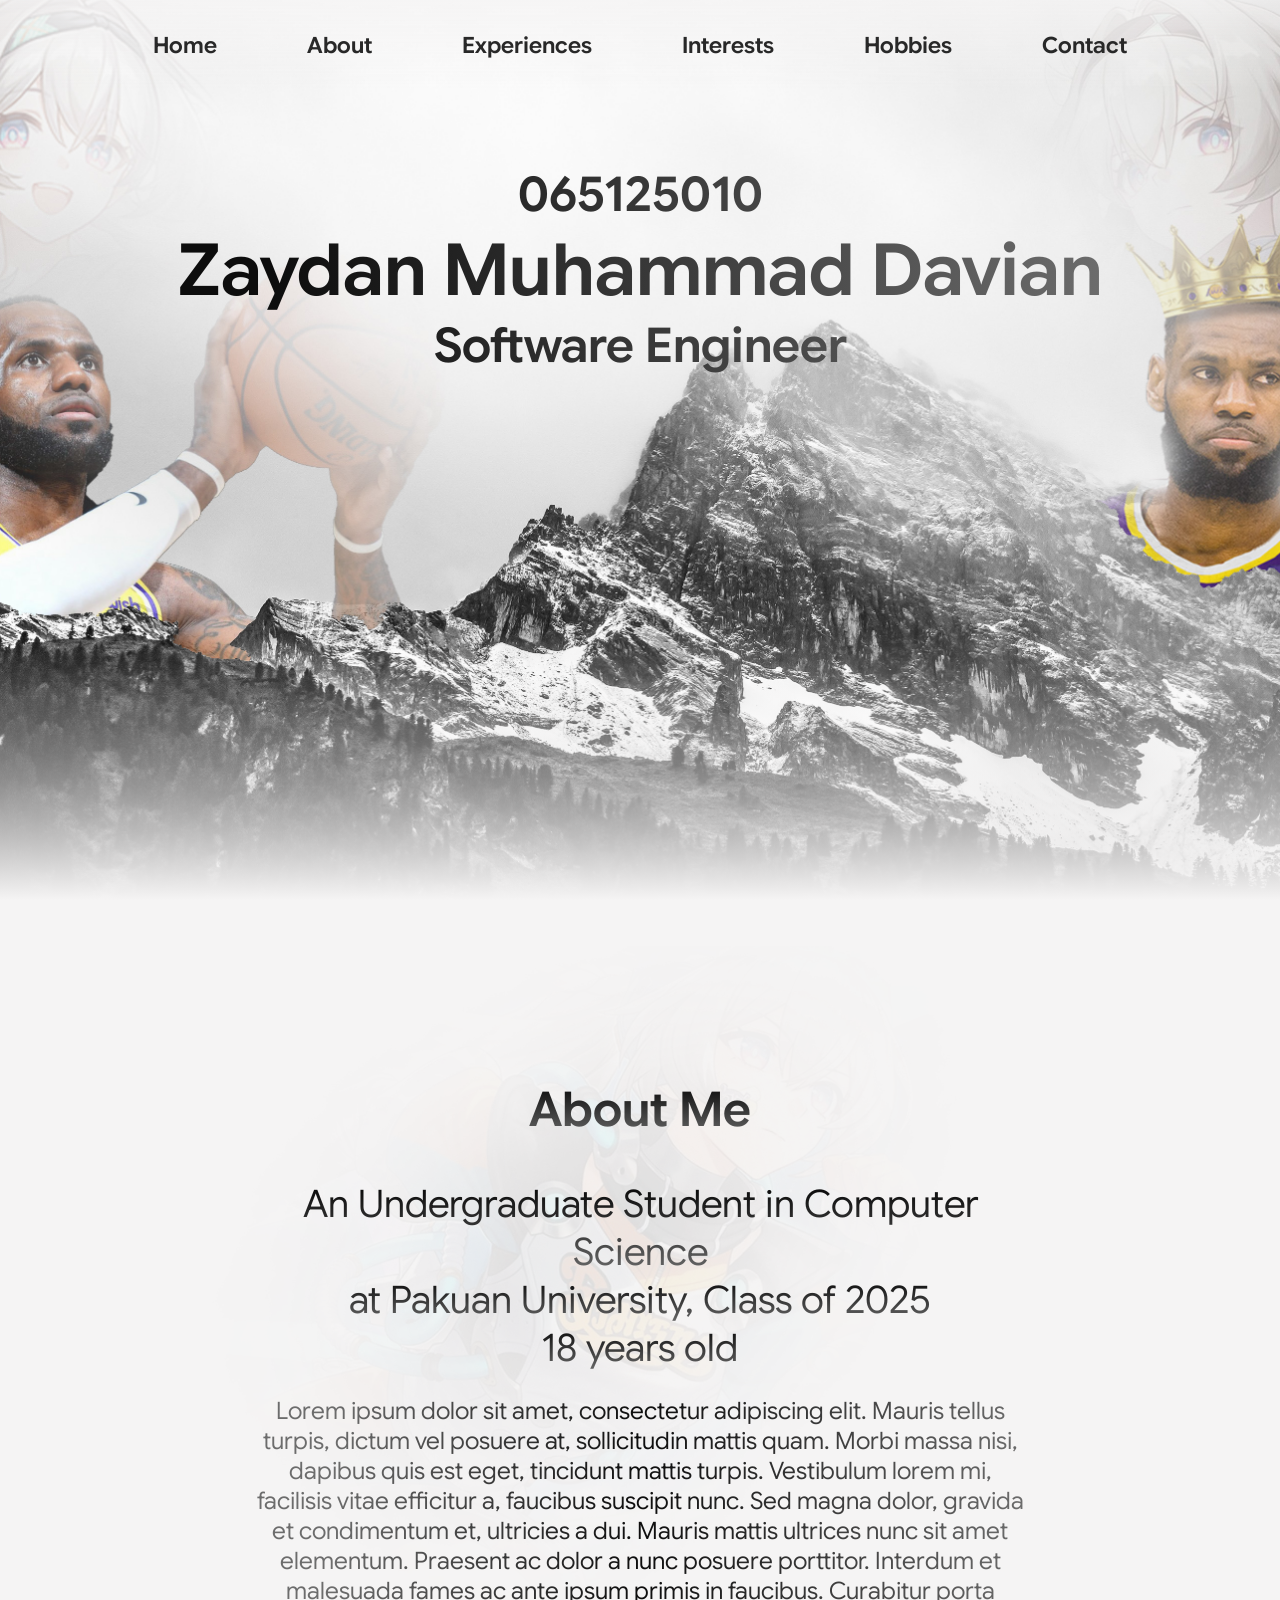
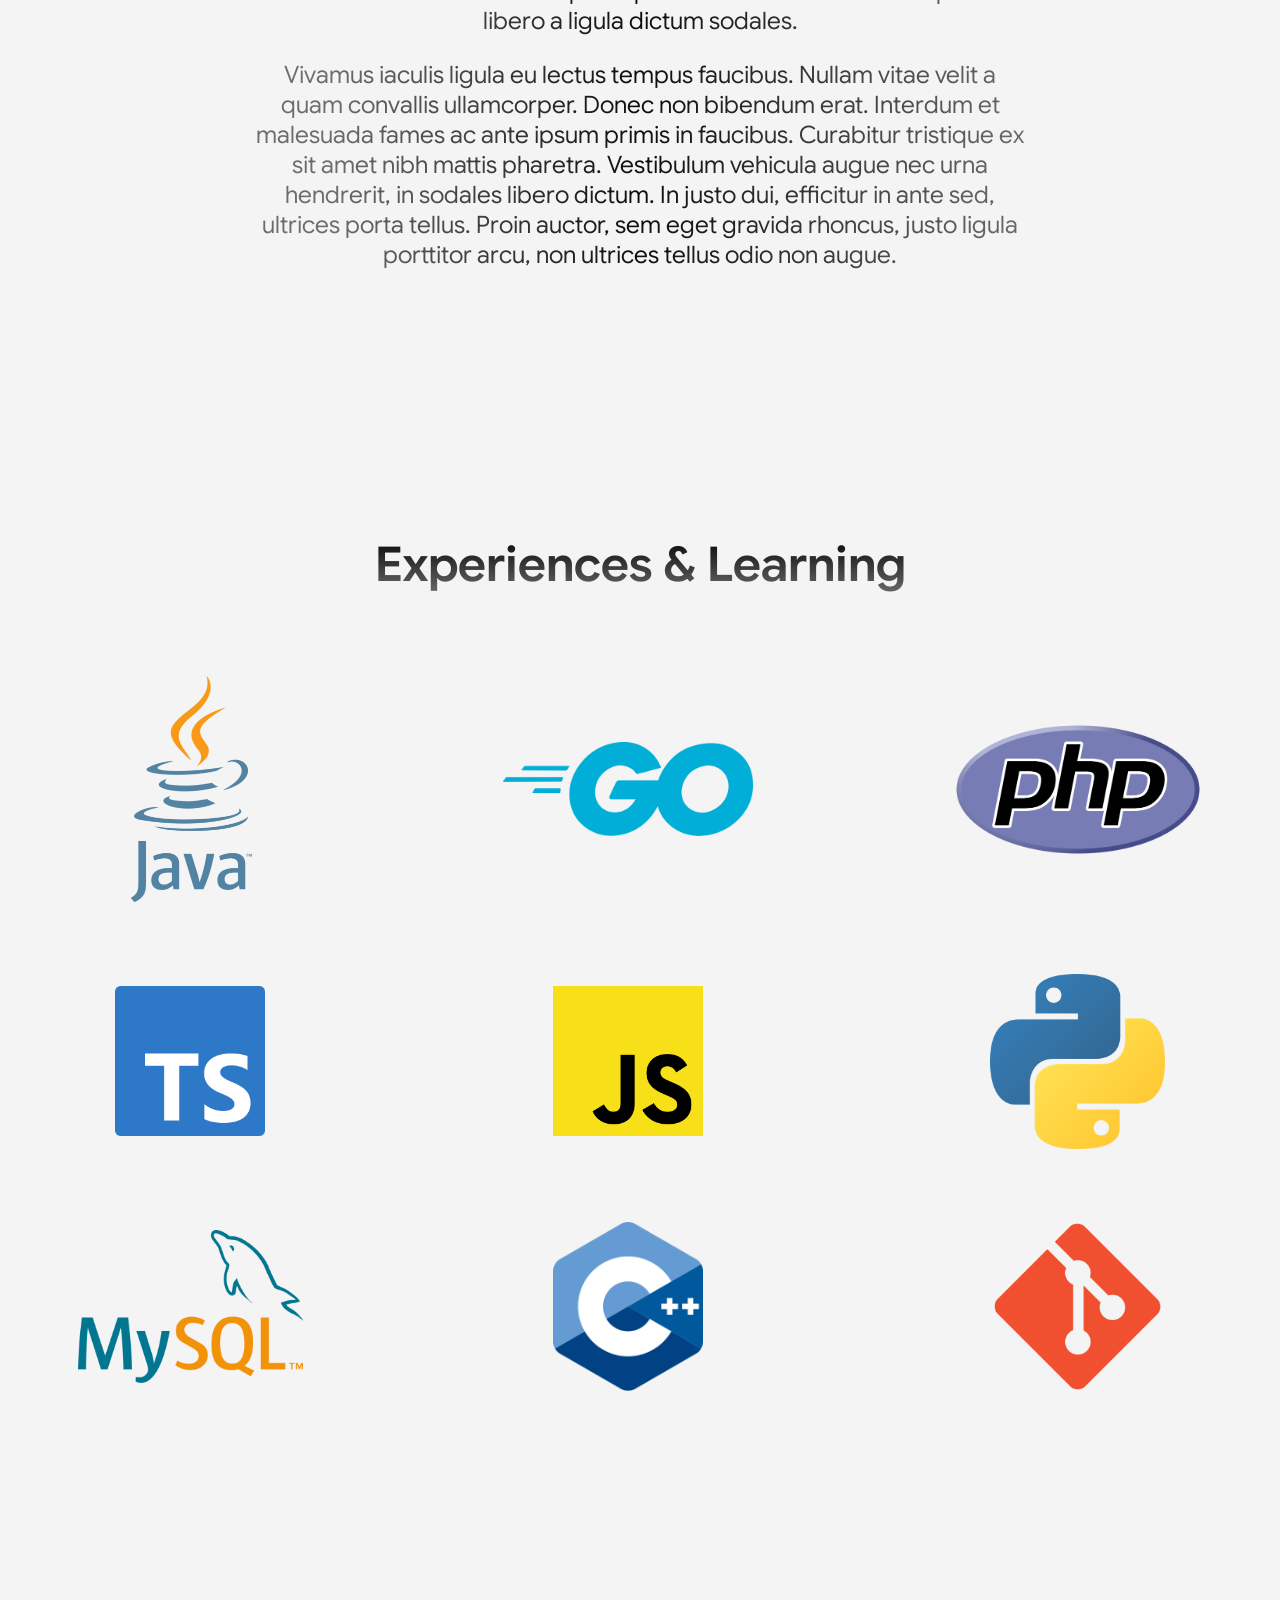
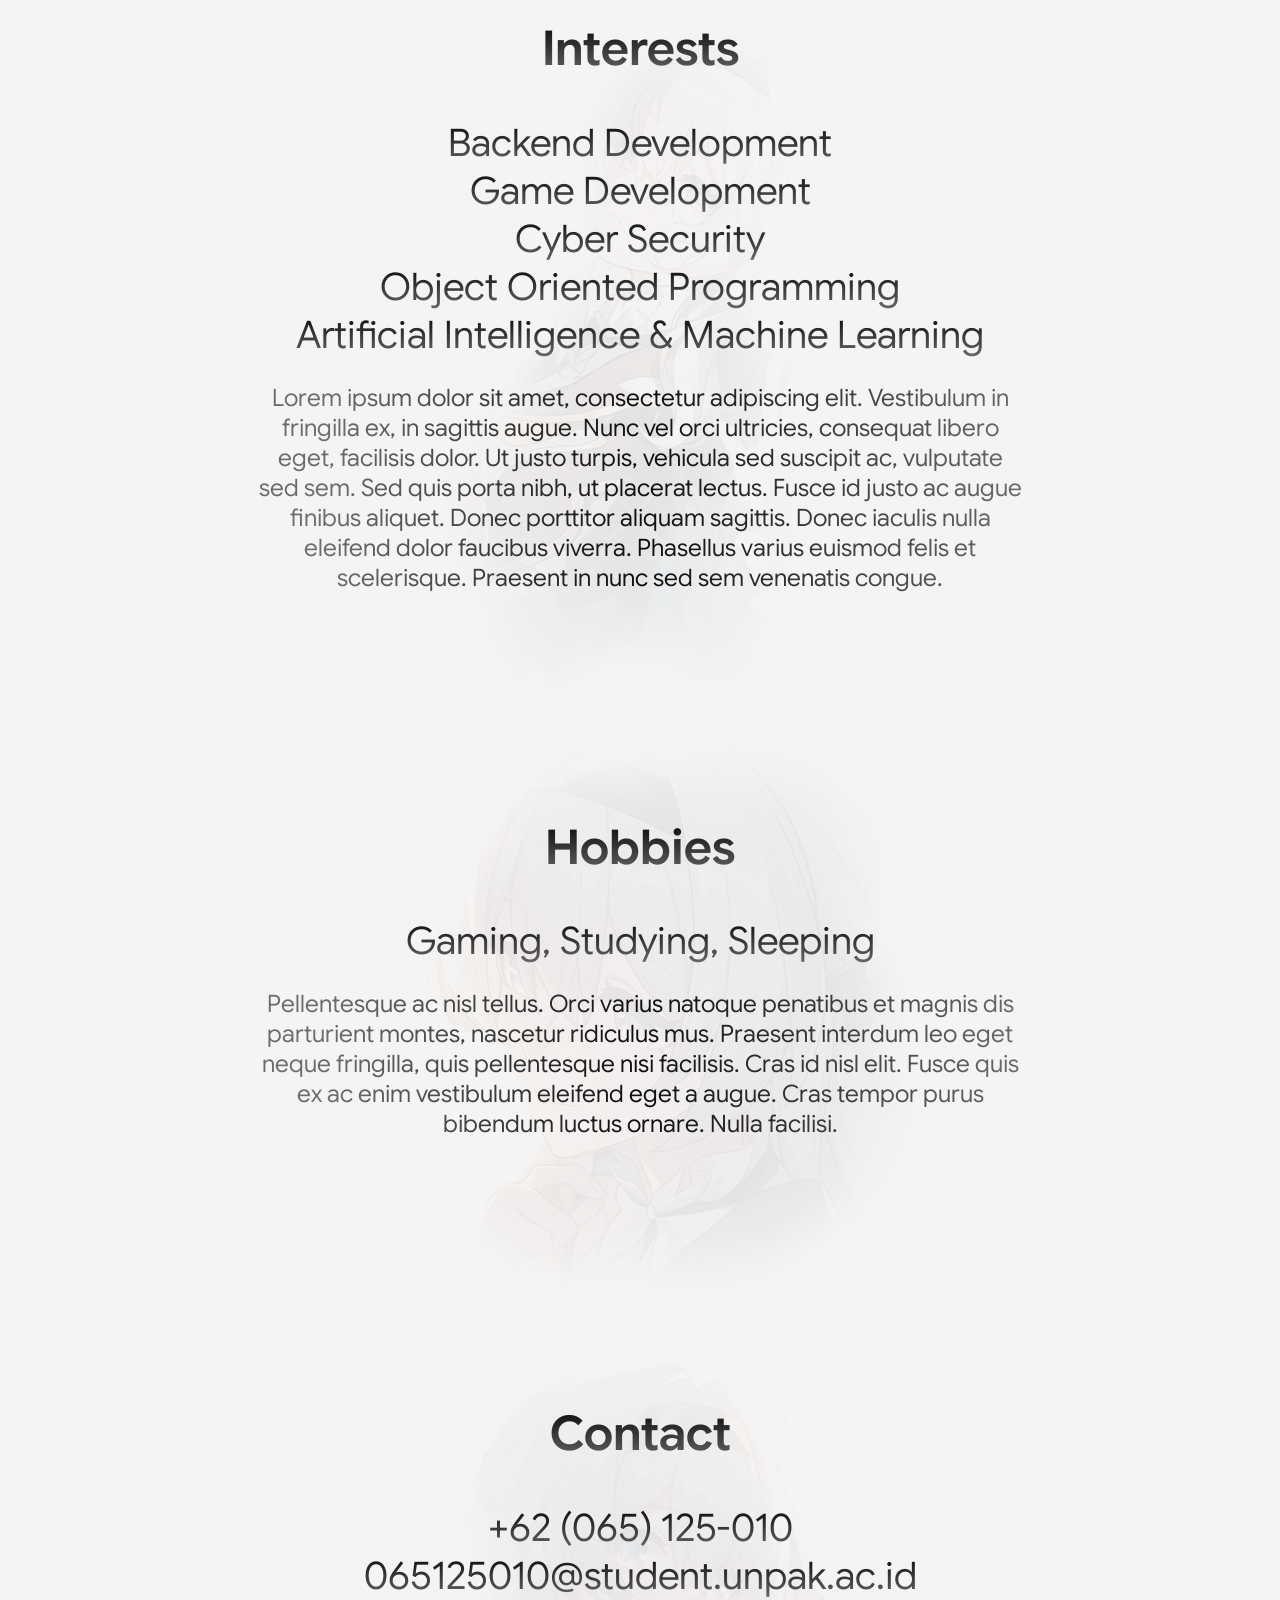
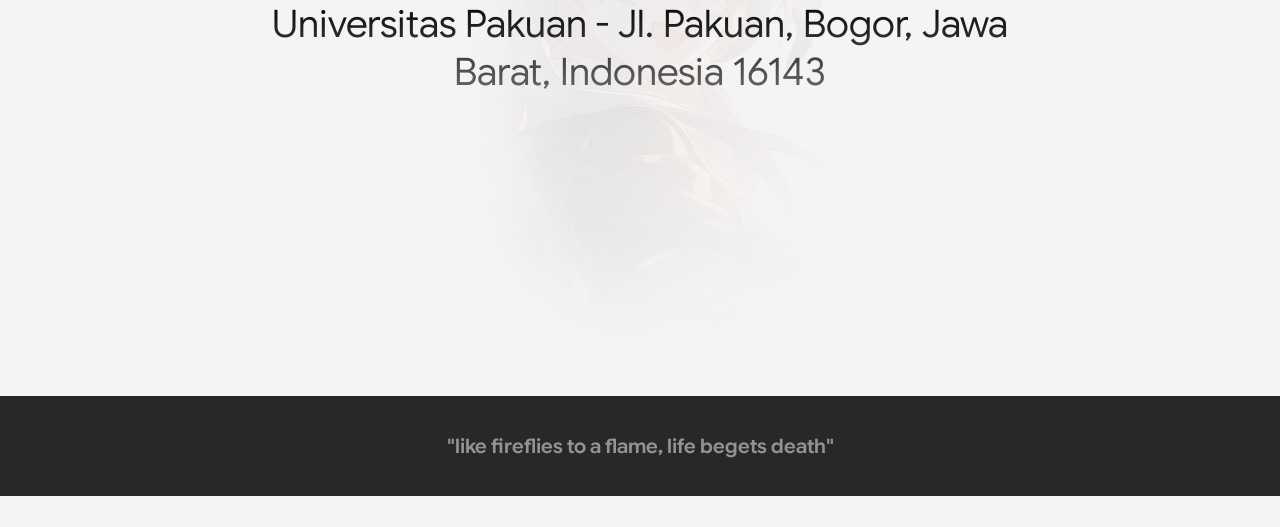
<file: uap-utama/zaidan/portfolio.html>
<!DOCTYPE html>
<html lang="en">
<head>
    <meta charset="UTF-8">
    <title>Portfolio</title>
    <link rel="stylesheet" href="styles.css">
</head>
<body>
    <nav class="navbar">
        <ul class="nav-links">            
            <li><a href="#home">Home</a></li>
            <li><a href="#about">About</a></li>
            <li><a href="#experience">Experiences</a></li>
            <li><a href="#interests">Interests</a></li>
            <li><a href="#hobbies">Hobbies</a></li>
            <li><a href="#contact">Contact</a></li>
        </ul>
    </nav>

    <div class="landing" id="home">
        <div class="bg"></div>
        <div class="name-block">
            <p class="npm"> 065125010</p>
            <p class="name">Zaydan Muhammad Davian</p>
            <p class="title">Software Engineer</p>

        </div>
    </div>
    
    <section class="intro" id="about">
        <h2>About Me</h2>
        <p class="teks">An Undergraduate Student in Computer Science</p>
        <p class="teks">at Pakuan University, Class of 2025</p>
        <p class="teks">18 years old</p>
        <p class="teks-kecil">Lorem ipsum dolor sit amet, consectetur adipiscing elit. Mauris tellus turpis, dictum vel posuere at, sollicitudin mattis quam. Morbi massa nisi, dapibus quis est eget, tincidunt mattis turpis. Vestibulum lorem mi, facilisis vitae efficitur a, faucibus suscipit nunc. Sed magna dolor, gravida et condimentum et, ultricies a dui. Mauris mattis ultrices nunc sit amet elementum. Praesent ac dolor a nunc posuere porttitor. Interdum et malesuada fames ac ante ipsum primis in faucibus. Curabitur porta libero a ligula dictum sodales.</p>
        <p class="teks-kecil">Vivamus iaculis ligula eu lectus tempus faucibus. Nullam vitae velit a quam convallis ullamcorper. Donec non bibendum erat. Interdum et malesuada fames ac ante ipsum primis in faucibus. Curabitur tristique ex sit amet nibh mattis pharetra. Vestibulum vehicula augue nec urna hendrerit, in sodales libero dictum. In justo dui, efficitur in ante sed, ultrices porta tellus. Proin auctor, sem eget gravida rhoncus, justo ligula porttitor arcu, non ultrices tellus odio non augue.</p>
        <!-- <img src="ff.png" alt="" class="ff-1">     -->
    </section>
    <section class="exp" id="experience">
        <h2>Experiences & Learning</h2>
        <div class="exp-logos">
            <img src="images/java.png" alt="" class="java">
            <img src="images/golang.png" alt="" class="golang">
            <img src="images/php.png" alt="" class="php">
            <img src="images/ts.png" alt="" class="ts">
            <img src="images/js.png" alt="" class="ts">
            <img src="images/python.png" alt="" class="py">
            <img src="images/mysql.png" alt="" class="mysql">
            <img src="images/cpp.png" alt="" class="cpp">
            <img src="images/git.png" alt="" class="git">
        </div>
    </section>
    <section class="interests" id="interests">
        <h2>Interests</h2>
        <p class="teks">Backend Development</p>
        <p class="teks">Game Development</p>
        <p class="teks">Cyber Security</p>
        <p class="teks">Object Oriented Programming</p>
        <p class="teks">Artificial Intelligence & Machine Learning</p>
        <p class="teks-kecil">Lorem ipsum dolor sit amet, consectetur adipiscing elit. Vestibulum in fringilla ex, in sagittis augue. Nunc vel orci ultricies, consequat libero eget, facilisis dolor. Ut justo turpis, vehicula sed suscipit ac, vulputate sed sem. Sed quis porta nibh, ut placerat lectus. Fusce id justo ac augue finibus aliquet. Donec porttitor aliquam sagittis. Donec iaculis nulla eleifend dolor faucibus viverra. Phasellus varius euismod felis et scelerisque. Praesent in nunc sed sem venenatis congue.</p>
    </section>
    <section class="hobbies" id="hobbies">
        <h2>Hobbies</h2>
        <p class="teks">Gaming, Studying, Sleeping</p>
        <p class="teks-kecil">Pellentesque ac nisl tellus. Orci varius natoque penatibus et magnis dis parturient montes, nascetur ridiculus mus. Praesent interdum leo eget neque fringilla, quis pellentesque nisi facilisis. Cras id nisl elit. Fusce quis ex ac enim vestibulum eleifend eget a augue. Cras tempor purus bibendum luctus ornare. Nulla facilisi.</p>
    </section>
    <section class="contact" id="contact">
        <h2>Contact</h2>
        <p class="teks">+62 (065) 125-010</p>
        <p class="teks">065125010@student.unpak.ac.id</p>
        <p class="teks">Universitas Pakuan - Jl. Pakuan, Bogor, Jawa Barat, Indonesia 16143</p>
    </section>
    <footer>
        "like fireflies to a flame, life begets death"
    </footer>
</body>
</html>
</file>
<file: uap-utama/style.css>
/* =====================
   GLOBAL
===================== */
:root {
  --bg-main: #05030d;
  --accent-blue: #4cc9f0;
  --accent-purple: #7c3aed;
  --text-main: #e5e7eb;
  --max-width: 1200px;
}

html {
  scroll-behavior: smooth;
}

* {
  margin: 0;
  padding: 0;
  box-sizing: border-box;
}

body {
  font-family: 'Orbitron', 'Segoe UI', sans-serif;
  background: radial-gradient(circle at top, #0b1c2d, var(--bg-main));
  color: var(--text-main);
}

/* =====================
   LAYOUT
===================== */
.container {
  width: min(var(--max-width), 90%);
  margin-inline: auto;
  padding-inline: 24px;
}

.section {
  padding: 120px 0;
}

/* =====================
   NAVBAR
===================== */
.navbar {
  position: sticky;
  top: 0;
  z-index: 100;
  backdrop-filter: blur(10px);
  background: rgba(5, 3, 13, 0.85);
  border-bottom: 1px solid rgba(255, 255, 255, 0.08);
  box-shadow:
    0 10px 35px rgba(0, 0, 0, 0.7),
    inset 0 -1px 0 rgba(124, 58, 237, 0.4),
    0 0 25px rgba(76, 201, 240, 0.2);
}

.nav-inner {
  height: 70px;
  display: flex;
  justify-content: space-between;
  align-items: center;
}

.logo {
  color: var(--accent-blue);
  letter-spacing: 2px;
  font-weight: bold;
}

.nav-menu {
  display: flex;
  list-style: none;
  gap: 28px;
}

.nav-menu a {
  text-decoration: none;
  color: #cbd5f5;
}

.nav-menu a:hover {
  color: #4cc9f0;
}

/* =====================
   awal
===================== */

.awal {
  min-height: 100vh;
  min-height: min(100vh, 900px);
  background-image: url('./images/topp.jpg');
  background-size: cover;
  background-position: center;
  background-repeat: no-repeat;
  position: relative;
  display: flex;
  align-items: center;
}

.awal::before {
  content: "";
  position: absolute;
  inset: 0;
  background:
    linear-gradient(rgba(76, 201, 240, 0.08) 1px,
      transparent 1px),
    linear-gradient(90deg,
      rgba(124, 58, 237, 0.08) 1px,
      transparent 1px);
  background-size: clamp(48px, 6vw, 80px);
  mask-image: linear-gradient(to bottom,
      transparent 60%,
      black 100%);
  opacity: 0.3;
  z-index: 0;
}


.awal .container {
  position: relative;
  z-index: 2;
}

.scroll-indicator {
  position: absolute;
  font-size: clamp(20px, 2vw, 28px);
  bottom: clamp(40px, 6vh, 80px);
  left: 50%;
  transform: translateX(-50%);
  z-index: 3;
  color: var(--accent-blue);
  animation: arrowFloat 2s ease-in-out infinite;
  text-shadow:
    0 0 10px rgba(76, 201, 240, 0.6),
    0 0 20px rgba(124, 58, 237, 0.4);
}

@keyframes arrowFloat {
  0% {
    transform: translate(-50%, 0);
    opacity: 0.6;
  }

  50% {
    transform: translate(-50%, 12px);
    opacity: 1;
  }

  100% {
    transform: translate(-50%, 0);
    opacity: 0.6;
  }
}

.scroll-indicator:hover {
  color: var(--accent-purple);
}





/* =====================
   LOBBY
===================== */
.lobby {
  min-height: 100vh;
  display: flex;
  align-items: center;
  position: relative;
  overflow: hidden;
}

.lobby::before {
  content: "";
  position: absolute;
  inset: 0;
  background:
    linear-gradient(rgba(76, 201, 240, 0.12) 1px, transparent 1px),
    linear-gradient(90deg, rgba(124, 58, 237, 0.12) 1px, transparent 1px);
  background-size: 60px 60px;
  animation: gridMove 15s linear infinite;
  z-index: 0;
  opacity: 0.4;
  animation: gridMove 20s linear infinite;
}

.lobby::after {
  content: "";
  position: absolute;
  inset: 0;
  background: radial-gradient(circle at center,
      rgba(0, 0, 0, 0) 40%,
      rgba(0, 0, 0, 0.6) 100%);
  z-index: 1;
  pointer-events: none;
}


.lobby-title.top {
  margin-bottom: 50px;
  text-align: center;
  font-size: 40px;
  letter-spacing: 4px;
  font-weight: 700;
  color: #e5e7eb;
  text-shadow:
    0 0 10px rgba(76, 201, 240, 0.5),
    0 0 25px rgba(124, 58, 237, 0.4);
}

.lobby-choose.top {
  margin-bottom: 50px;
  text-align: center;
  font-size: 18px;
  letter-spacing: 4px;
  font-weight: 700;
  color: #e5e7eb;
  text-shadow:
    0 0 10px rgba(76, 201, 240, 0.5),
    0 0 25px rgba(124, 58, 237, 0.4);
}


.lobby>.container {
  position: relative;
  z-index: 2;
}


@keyframes gridMove {
  from {
    background-position: 0 0, 0 0;
  }

  to {
    background-position: 300px 300px, 300px 300px;
  }
}



.agent-lobby {
  display: flex;
  justify-content: center;
  align-items: flex-end;
  gap: 50px;
  perspective: 1400px;
}

/* =====================
   CARD
===================== */
.agent-card {
  width: 260px;
  height: 420px;
  background: linear-gradient(180deg, #0f172a, #020617);
  border-radius: 10px;
  overflow: hidden;
  position: relative;
  transition: 0.4s ease;
  cursor: pointer;
  transition:
    transform 0.35s ease,
    box-shadow 0.35s ease,
    filter 0.35s ease;
}

.agent-card:hover {
  transform: translateY(-12px) scale(1.02);
  box-shadow:
    0 0 35px rgba(76, 201, 240, 0.6),
    0 0 70px rgba(124, 58, 237, 0.5);
  filter: brightness(1.1);
}

.agent-card.side:hover {
  transform: translateY(-10px) rotateY(0deg) scale(1.03);
  opacity: 1;
}

.agent-card.far:hover {
  transform: translateY(-8px) rotateY(0deg) scale(1);
  filter: brightness(1.05);
}

.agent-card img {
  transition: transform 0.4s ease;
}

.agent-card:hover img {
  transform: scale(1.08);
}

.agent-card h3 {
  transition: color 0.3s ease, letter-spacing 0.3s ease;
}

.agent-card:hover h3 {
  color: #4cc9f0;
  letter-spacing: 3px;
}

.agent-card::before {
  content: "VIEW PROFILE";
  position: absolute;
  bottom: 60px;
  width: 100%;
  text-align: center;
  font-size: 12px;
  letter-spacing: 2px;
  opacity: 0;
  transition: 0.3s ease;

}

.agent-card:hover::before {
  opacity: 0.8;
}

.agent-card:hover::before {
  border-color: rgba(76, 201, 240, 0.6);
}

.agent-lobby:hover .agent-card {
  opacity: 0.5;
}

.agent-lobby:hover .agent-card:hover {
  opacity: 1;
}



.agent-card.active:hover {
  transform: translateY(-40px) scale(1.25);
  box-shadow:
    0 0 60px rgba(76, 201, 240, 0.9),
    0 0 120px rgba(124, 58, 237, 0.8);
}


.agent-card img {
  width: 100%;
  height: 100%;
  object-fit: cover;
  position: relative;
  z-index: 1;
}


.agent-card h3 {
  position: absolute;
  bottom: 15px;
  width: 100%;
  text-align: center;
  letter-spacing: 2px;
  z-index: 2;
  text-shadow: 0 2px 10px rgba(0, 0, 0, 0.8);
}


/* CARD TENGAH (KE-3) */
.agent-card.active {
  transform: translateY(-30px) scale(1.2);
  z-index: 10;
  box-shadow:
    0 0 40px rgba(76, 201, 240, 0.6),
    0 0 90px rgba(124, 58, 237, 0.5);
}

.agent-card.active::after {
  content: "";
  position: absolute;
  inset: -40px;
  background: radial-gradient(circle,
      rgba(76, 201, 240, 0.25),
      transparent 70%);
  z-index: -1;
}


.agent-card.far::after {
  content: "";
  position: absolute;
  inset: 0;
  border-radius: 18px;
  box-shadow: inset 0 0 40px rgba(76, 201, 240, 0.15);
  pointer-events: none;
}


.agent-card.far::after {
  content: "";
  position: absolute;
  inset: 0;
  border-radius: 18px;
  box-shadow: inset 0 0 40px rgba(76, 201, 240, 0.15);
  pointer-events: none;
}


/* CARD SAMPING */
.agent-card.side {
  opacity: 0.9;
  transform: scale(0.95);
}

.agent-card.side.left {
  transform: rotateY(20deg) scale(0.95);
}

.agent-card.side.right {
  transform: rotateY(-20deg) scale(0.95);
}

/* CARD PALING LUAR */
.agent-card.far {
  opacity: 0.8;
  filter: brightness(1);
  box-shadow: 0 0 20px rgba(124, 58, 237, 0.25);
  font-family: 'Orbitron', 'Segoe UI', sans-serif;
}

.agent-card.far.left {
  transform: rotateY(35deg) scale(0.85);
}

.agent-card.far.right {
  transform: rotateY(-35deg) scale(0.85);
}

@keyframes floatCard {

  0%,
  100% {
    transform: translateY(0);
  }

  50% {
    transform: translateY(-6px);
  }
}

.agent-card.active {
  animation: floatCard 4s ease-in-out infinite;
}

/* ROLE ICON */
.agent-role {
  position: absolute;
  bottom: 40px;
  /* DI ATAS NAMA */
  left: 50%;
  transform: translateX(-50%);
  z-index: 3;
  pointer-events: none;
}

.agent-role img {
  width: 42px;
  height: 42px;
  filter:
    drop-shadow(0 0 10px rgba(124, 58, 237, 0.6)) drop-shadow(0 0 25px rgba(76, 201, 240, 0.5));
  transition: transform 0.35s ease, filter 0.35s ease;
}

/* HOVER EFFECT */
.agent-card:hover .agent-role img {
  transform: scale(1.15);
  filter:
    drop-shadow(0 0 15px rgba(124, 58, 237, 0.8)) drop-shadow(0 0 35px rgba(76, 201, 240, 0.7));
}

@keyframes roleFloat {

  0%,
  100% {
    transform: translateY(0);
  }

  50% {
    transform: translateY(-6px);
  }
}



.agent-role.role-nihility img {
  filter:
    drop-shadow(0 0 12px rgba(160, 120, 255, 0.95)) drop-shadow(0 0 32px rgba(190, 150, 255, 0.75));
}


.agent-role.role-hunt img {
  filter:
    drop-shadow(0 0 12px rgba(255, 215, 90, 0.95)) drop-shadow(0 0 32px rgba(255, 200, 120, 0.75));
}

.agent-role.role-destruction img {
  filter:
    drop-shadow(0 0 12px rgba(255, 70, 70, 0.95)) drop-shadow(0 0 30px rgba(255, 100, 100, 0.75));
}

.agent-role.role-erudition img {
  filter:
    drop-shadow(0 0 12px rgba(120, 150, 255, 0.95)) drop-shadow(0 0 32px rgba(150, 180, 255, 0.75));
}

.agent-role.role-remembrance img {
  filter:
    drop-shadow(0 0 12px rgba(120, 220, 255, 0.95)) drop-shadow(0 0 32px rgba(170, 240, 255, 0.75));
}


/* HOVER BOOST */
.agent-card:hover .agent-role img {
  transform: scale(1.15);
}

/* PATH NAME */
.agent-role .path-name {
  display: block;
  margin-top: 6px;
  font-size: 11px;
  letter-spacing: 2px;
  font-weight: 600;
  opacity: 0;
  transform: translateY(-6px);
  transition: 0.3s ease;
  text-align: center;
  white-space: nowrap;
}

.path-name {
  margin-top: 6px;
  font-size: 11px;
  letter-spacing: 2px;
  opacity: 0;
  transform: translateY(-6px);
  transition: 0.3s ease;
}

/* HOVER */
.agent-card:hover .path-name {
  opacity: 1;
  transform: translateY(0);
}

/* MUNCUL SAAT HOVER CARD */
.agent-card:hover .agent-role .path-name {
  opacity: 1;
  transform: translateY(0);
  text-shadow:
    0 0 8px currentColor,
    0 0 16px rgba(255, 255, 255, 0.3);
}

.role-inner {
  display: flex;
  flex-direction: column;
  align-items: center;
  animation: roleFloat 3s ease-in-out infinite;
}

/* ICON */
.role-inner img {
  width: 42px;
  height: 42px;
}

/* =====================
   SELECT INDICATOR
===================== */

.select-indicator {
  display: flex;
  align-items: center;
  justify-content: center;
  gap: 14px;
  margin-top: 70px;
}

.select-indicator .line {
  width: 120px;
  height: 2px;
  background: linear-gradient(to right,
      transparent,
      var(--core-color, #4cc9f0),
      transparent);
  opacity: 0.7;
}

.select-indicator .core {
  width: 14px;
  height: 14px;
  border-radius: 50%;
  background: var(--core-color, #4cc9f0);
  box-shadow:
    0 0 15px var(--core-color, #4cc9f0),
    0 0 35px var(--core-color, #4cc9f0);
  animation: pulseCore 1.6s ease-in-out infinite;
}


/* TEXT */
.select-text {
  margin-top: 18px;
  text-align: center;
  font-size: 14px;
  letter-spacing: 4px;
  font-weight: 600;
  color: #e5e7eb;
  text-shadow:
    0 0 8px rgba(76, 201, 240, 0.6),
    0 0 18px rgba(124, 58, 237, 0.4);
  animation: textGlow 3s ease-in-out infinite;
}

@keyframes pulseCore {

  0%,
  100% {
    transform: scale(1);
    opacity: 0.8;
  }

  50% {
    transform: scale(1.4);
    opacity: 1;
  }
}

/* =====================
   ANIMATIONS
===================== */

@keyframes corePulse {

  0%,
  100% {
    transform: scale(1);
    box-shadow:
      0 0 12px rgba(76, 201, 240, 0.9),
      0 0 30px rgba(124, 58, 237, 0.8);
  }

  50% {
    transform: scale(1.4);
    box-shadow:
      0 0 20px rgba(76, 201, 240, 1),
      0 0 45px rgba(124, 58, 237, 1);
  }
}

@keyframes pulseLine {

  0%,
  100% {
    opacity: 0.4;
  }

  50% {
    opacity: 1;
  }
}

@keyframes textGlow {

  0%,
  100% {
    opacity: 0.7;
  }

  50% {
    opacity: 1;
  }
}

/* =====================
   TABLE NI SSAAS
===================== */

/* ===== AGENT TABLE SECTION ===== */
.agent-table {
  background-color: #05030d;
  padding: 120px 0;
}

.agent-table .section-title {
  text-align: center;
  color: #e5e7eb;
  margin-bottom: 60px;
}

/* Wrapper biar responsif */
.table-wrapper {
  overflow-x: auto;
}

/* ===== TABLE ===== */
.agent-info {
  width: 100%;
  border-collapse: separate;
  border-spacing: 0;
  background: rgba(15, 23, 42, 0.7);
  border-radius: 18px;
  overflow: hidden;
  box-shadow:
    0 0 40px rgba(76, 201, 240, 0.15),
    0 0 80px rgba(124, 58, 237, 0.15);
}


.agent-info thead {
  background: rgba(124, 58, 237, 0.15);
}

.agent-info th {
  padding: 18px;
  text-align: left;
  font-weight: 600;
  color: #e5e7eb;
  font-size: 14px;
  letter-spacing: 1px;
}

.agent-info td {
  padding: 18px;
  color: #d1d5db;
  border-top: 1px solid rgba(255, 255, 255, 0.08);
  font-size: 14px;
}

.agent-info tbody tr:hover {
  background: rgba(76, 201, 240, 0.08);
}

.path {
  font-weight: bold;
  letter-spacing: 1px;
}

.path.remembrance {
  color: #4cc9f0;
}

.path.hunt {
  color: #facc15;
}

.path.nihility {
  color: #a78bfa;
}

.path.erudition {
  color: #34d399;
}

.path.destruction {
  color: #f87171;
}

/* ===== STATUS ===== */
.agent-info td.ready {
  color: #22c55e;
  font-weight: bold;
}


/* ====================
  BORDER RADIUS NYA ANEH
  ===================== */





/* =====================
   SECTION BAWAH
===================== */
.placeholder {
  background: rgba(255, 255, 255, 0.03);
  text-align: center;
}

/* =====================
   MATERI SECTION
===================== */
.materi {
  background: radial-gradient(circle at top, #060818, #020617);
}

.section-title {
  text-align: center;
  margin-bottom: 100px;
  font-size: 40px;
  letter-spacing: 3px;
  font-weight: 700;
  color: #e5e7eb;
  text-shadow:
    0 0 10px rgba(76, 201, 240, 0.4),
    0 0 20px rgba(124, 58, 237, 0.3);
}

/* ITEM */
.materi-item {
  display: grid;
  grid-template-columns: 1fr 1fr;
  gap: 80px;
  align-items: center;
  margin-bottom: 120px;
}

.materi-item.reverse {
  direction: rtl;
}

.materi-item.reverse .materi-content {
  direction: ltr;
}


/* IMAGE */

.materi-image img {
  width: 100%;
  max-width: 420px;
  border-radius: 18px;
  transition: transform 0.4s ease, box-shadow 0.4s ease;
  filter:
    drop-shadow(0 0 25px rgba(76, 201, 240, 0.4)) drop-shadow(0 0 80px rgba(124, 58, 237, 0.5)) drop-shadow(0 0 120px rgba(124, 58, 237, 0.25));

  animation: floatImage 4s ease-in-out infinite;
}

@keyframes floatImage {
  0% {
    transform: translateY(0);
  }

  50% {
    transform: translateY(-10px);
  }

  100% {
    transform: translateY(0);
  }
}

.materi-item:nth-child(even) .materi-image img {
  animation-delay: 1.5s;
}

.materi-image {
  animation: floatImage 4s ease-in-out infinite;
}

.materi-item:nth-child(even) .materi-image {
  animation-delay: 1.5s;
}



/* CONTENT */
.materi-content {
  max-width: 500px;
}


.materi-content h3 {
  font-size: 28px;
  margin-bottom: 18px;
  color: #f9fafb;
}

.materi-content p {
  line-height: 1.8;
  color: #cbd5f5;
  max-width: unset;
}

.materi-content p {
  text-align: justify;
  font-family: 'Inter', sans-serif;
  font-size: 16px;
  line-height: 1.8;
  letter-spacing: 0.3px;
}

.materi-list {
  margin-top: 16px;
  padding-left: 20px;
  font-family: 'Inter', sans-serif;
  color: #cbd5f5;
  text-align: left;
}

.materi-list li {
  margin-bottom: 10px;
  line-height: 0.9;
  position: relative;
}

.materi-list li::marker {
  color: #4cc9f0;
}


/* quot */

.quotes {
  position: relative;
  overflow: hidden;
  background: radial-gradient(circle at center, #0b1c2d, #05030d);
}

.quotes::before {
  content: "";
  position: absolute;
  inset: 0;
  background:
    linear-gradient(rgba(76, 201, 240, 0.12) 1px, transparent 1px),
    linear-gradient(90deg, rgba(124, 58, 237, 0.12) 1px, transparent 1px);
  background-size: 60px 60px;
  animation: gridMove 18s linear infinite;
  z-index: 0;
}

.quotes::after {
  content: "";
  position: absolute;
  inset: 0;
  background: linear-gradient(to bottom,
      rgba(5, 3, 13, 0.85),
      transparent 40%,
      rgba(5, 3, 13, 0.85));
  z-index: 1;
  pointer-events: none;
}


.quotes>.container {
  position: relative;
  z-index: 2;
}


.quote-grid {
  display: grid;
  grid-template-columns: repeat(6, 1fr);
  gap: 40px;
  margin-top: 80px;
}

.quote-card {
  backdrop-filter: blur(10px);
  padding: 36px;
  grid-column: span 2;
  border-radius: 20px;
  position: relative;
  transition: transform 0.4s ease, box-shadow 0.4s ease;
  background: rgba(5, 3, 13, 0.65);
  backdrop-filter: blur(12px);
  border: 1px solid rgba(255, 255, 255, 0.08);
}

.quote-card::before {
  content: "“";
  position: absolute;
  top: -20px;
  left: 20px;
  font-size: 80px;
  color: rgba(124, 58, 237, 0.25);
}

.quote-card:hover {
  transform: translateY(-10px);
  box-shadow:
    0 0 40px rgba(76, 201, 240, 0.3),
    0 0 80px rgba(124, 58, 237, 0.3);
}

.quote-text {
  font-family: 'Inter', sans-serif;
  font-size: 16px;
  line-height: 1.8;
  color: #e5e7eb;
}

.quote-name {
  display: block;
  margin-top: 18px;
  font-weight: bold;
  color: #4cc9f0;
}

.quote-grid.bottom {
  grid-template-columns: repeat(2, 1fr);
  justify-content: center;
  max-width: 800px;
  margin-inline: auto;
}

.quote-card:nth-child(4) {
  grid-column: 2 / span 2;
}

.quote-card:nth-child(5) {
  grid-column: 4 / span 2;
}

.footer.simple {
  text-align: center;
  padding: 30px;
  font-size: 14px;
  color: #6b7280;
  background: #05030d;
}
</file>
<file: uap-utama/enggar/css/style.css>
html {
    scroll-behavior: smooth;
}


body {
    margin: 0;
    font-family: Arial, sans-serif;
    scroll-behavior: smooth;
    font-family: 'Inter', system-ui, -apple-system, BlinkMacSystemFont, sans-serif;
}

body.loading {
    overflow: hidden;
}

/* ===== LOADING SCREEN ===== */
#loader {
    position: fixed;
    inset: 0;
    background: radial-gradient(circle at center, #020617, #000);
    display: flex;
    align-items: center;
    justify-content: center;
    z-index: 99999;
    transition: opacity 0.6s ease, visibility 0.6s ease;
    animation: moveGrid 8s linear infinite;
}

#loader.hide {
    opacity: 0;
    visibility: hidden;
}

.loader-content {
    text-align: center;
    color: white;
}

.loader-content img {
    width: 160px;
    animation: zoomFade 2s infinite alternate;
    margin-bottom: 20px;
    border-radius: 4px;
    filter: drop-shadow(0 0 25px rgba(99,102,241,0.8));
}

.loader-content p {
    font-size: 18px;
    letter-spacing: 2px;
}

/* DOT ANIMATION */
.dots::after {
    content: "";
    animation: dots 1.5s infinite;
}

@keyframes dots {
    0% { content: ""; }
    25% { content: "."; }
    50% { content: ".."; }
    75% { content: "..."; }
}

@keyframes zoomFade {
    from { transform: scale(1); opacity: 0.8; }
    to { transform: scale(1.08); opacity: 1; }
}

.hero-title,
.section-header h1 {
    font-family: 'Sora', sans-serif;
}

.layout {
    display: flex;
    background-color: #0f172a;
    background-image:
        linear-gradient(to right, rgba(255,255,255,0.04) 2px, transparent 2px),
        linear-gradient(to bottom, rgba(255,255,255,0.04) 2px, transparent 2px);
    background-size: 150px 150px;
    animation: moveGrid 5s linear infinite;
}

/* ANIMASI */
@keyframes moveGrid {
    0% {
        background-position: 0px 0px;
    }
    100% {
        background-position: 150px 150px;
    }
}

/* Navbar kiri */
.sidebar {
    width: 56px;
    height: 100vh;
    background: #111827;
    padding: 20px 0;
    position: fixed;

    display: flex;
    flex-direction: column;
    align-items: center;
}

/* LOGO ATAS */
.sidebar-top {
    margin-top: 10px;
}

.sidebar-logo {
    width: 36px;
    height: 36px;
    border-radius: 50%;
    object-fit: cover;
    box-shadow: 0 0 12px rgba(59,130,246,0.6);
}

/* NAV BENAR-BENAR TENGAH */
.sidebar-nav {
    position: absolute;
    top: 50%;
    transform: translateY(-50%);

    display: flex;
    flex-direction: column;
    gap: 34px;
}

/* ICON */
.sidebar a {
    color: #d1d5db;
    font-size: 18px;
    transition: 0.3s;
}

.sidebar a:hover {
    color: white;
    transform: scale(1.15);
}



/* Konten */
.content {
    margin-left: 122px;
    margin-right: 45px;
    padding: 40px;
}

section {
    margin-bottom: 100px;
}

/* HERO SECTION */
.hero {
    height: 60vh;
    display: flex;
    align-items: center;
    padding-left: 20px;
    max-width: 1060px; /* cukup pakai max-width */   /* agar rata tengah kiri–kanan */
    /* background-image: url('../gwjir.jpg'); */
    background-image: linear-gradient(to left, 
                                    rgba(0, 0, 0, 0) 0%,   /* Kiri: Transparan (terang) */
                                    rgba(0, 0, 0, 0.7) 100%), /* Kanan: Hitam 70% opasitas (gelap) */
                    url('../images/gwjir.jpg');
    color: white;
    border-radius: 24px;
    background-size: cover;
    background-position: center;
    box-shadow: 
        10px 10px 20px rgba(0, 150, 255, 0.6),
        15px 15px 35px rgba(0, 150, 255, 0.4),
        20px 20px 60px rgba(0, 150, 255, 0.25);
}


.hero-content {
    max-width: 700px;
    padding: 20px;
}

.hero-content h1 {
    text-shadow: 2px 2px 5px #1e40af;
}

.hero-content p {
    text-shadow: 2px 2px 5px #111827;
}

.hero-content span {
    color: #2563eb;
}

.hero-title {
    font-size: 48px;
    font-weight: bold;
    margin-bottom: 10px;
}

.hero-subtitle {
    font-size: 18px;
    color: #f0f3f8;
    margin-bottom: 24px;
}

.hero-btn {
    display: inline-block;
    padding: 12px 24px;
    background: #2563eb;
    color: white;
    border-radius: 6px;
    text-decoration: none;
    transition: 0.3s;
    box-shadow: 4px 8px #111827 ;
}

.hero-btn:hover {
    background: #1e40af;
    box-shadow: inset 2px 4px #111827 ;
}

.about {
    height: 60vh;
    display: flex;
    padding-left: 20px;
    max-width: 1060px;
    background-color: #111827;
    color: white;
    border-radius: 24px;
    background-size: cover;
    background-position: center;
    box-shadow: 
        10px 10px 20px rgba(9, 117, 194, 0.6),
        15px 15px 35px rgba(0, 150, 255, 0.4),
        20px 20px 60px rgba(0, 150, 255, 0.25);
        align-items: stretch; /* PENTING agar img ikut tinggi */
    justify-content: space-between;
    overflow: hidden;

}

.about-content {
   max-width: 55%;
    padding: 30px;
    background: transparent; 
}

.about img {
    width: 45%;
    object-fit: cover;
    height: 100%;
    border-radius: 0 24px 24px 0;
}

.about p {
    text-align: justify;
}

.about-content a {
    color: white;
}

.about-content a:hover {
    color: #2563eb;
}

.skills {
    max-width: 1060px;
    margin: 0 auto;
    display: grid;
    grid-template-columns: repeat(3, 1fr);
    gap: 24px;
}

.skill-card {
    background: #111827;
    border-radius: 20px;
    padding: 30px;
    color: white;
    text-align: center;

    box-shadow:
        8px 8px 20px rgba(0, 150, 255, 0.35);

    transition: 0.3s ease;
}

.skill-card:hover {
    transform: translateY(-8px);
    box-shadow:
        12px 12px 40px rgba(0, 150, 255, 0.6);
}

.skill-card i {
    font-size: 42px;
    margin-bottom: 15px;
    color: #38bdf8;
}

.skill-card h3 {
    margin-bottom: 8px;
}

.skill-card p {
    font-size: 14px;
    color: #9ca3af;
}
.skills-wrapper {
    max-width: 1060px;
    margin: 0 auto;
}

.section-header {
    display: flex;
    align-items: center;
    justify-content: center;
    gap: 20px;
    margin-bottom: 40px;
}

.section-header h1 {
    color: white;
    font-size: 32px;
    white-space: nowrap;
    text-shadow: 0 0 12px rgba(37, 99, 235, 0.6);
}

.section-header span {
    flex: 1;
    height: 2px;
    background: linear-gradient(
        to right,
        transparent,
        #2563eb,
        transparent
    );
}






@media (max-width: 768px) {
    .content {
        margin-left: 0;
    }

    .sidebar {
        display: none;
    }

    .hero,
    .about {
        height: auto;
        flex-direction: column;
    }

    .about img {
        width: 100%;
        height: 300px;
        border-radius: 0 0 24px 24px;
    }

    .skills {
        grid-template-columns: 1fr;
    }
}

.hobby-wrapper {
    max-width: 1060px;
    margin: 0 auto;
}

.hobby-grid {
    display: grid;
    grid-template-columns: 1fr 1fr;
    grid-template-rows: repeat(2, 1fr);
    gap: 24px;
    height: 400px;
}

.hobby-card {
    position: relative;
    border-radius: 20px;
    overflow: hidden;
    color: white;
    padding: 24px;

    background-size: cover;
    background-position: center;

    box-shadow:
        10px 10px 30px rgba(0,150,255,0.4);
}

.hobby-card .overlay {
    position: absolute;
    inset: 0;
    background: linear-gradient(
        to top,
        rgba(0,0,0,0.75),
        rgba(0,0,0,0.35)
    );
}

.hobby-text {
    position: relative;
    z-index: 1;
}

.hobby-text h3 {
    font-size: 24px;
    margin-bottom: 6px;
}

.hobby-text p {
    font-size: 14px;
    color: #e5e7eb;
}

/* kiri atas */
.hobby-card:nth-child(1) {
    grid-column: 1;
    grid-row: 1;
}

/* kiri bawah */
.hobby-card:nth-child(2) {
    background-position: center 10%;
    grid-column: 1;
    grid-row: 2;
}

/* kanan tinggi */
.hobby-card.tall {
    grid-column: 2;
    grid-row: 1 / 3;
}

.hobby-card:hover .overlay {
    background: rgba(0,0,0,0.6);
}

.hobby-card:hover {
    transform: scale(1.02);
    transition: 0.3s ease;
}

.hobby-card::after {
    content: "";
    position: absolute;
    inset: 0;
    border-radius: 20px;
    box-shadow: inset 0 0 40px rgba(0,150,255,0.25);
}

#contact {
    padding: 0 0 120px;
    display: flex;
    justify-content: center;
}

.contact-wrapper {
    max-width: 1060px;
    width: 100%;
}

.contact-box {
    display: grid;
    grid-template-columns: 1fr 1fr;
    gap: 40px;
    background-image: linear-gradient(to right, 
                                    rgba(0, 0, 0, 0) 0%,   /* Kiri: Transparan (terang) */
                                    rgba(0, 0, 0, 0.7) 100%), /* Kanan: Hitam 70% opasitas (gelap) */
                    url('../images/k.jpg');
    background-position: center 15%;

    background-size: cover;
    padding: 40px;
    border-radius: 24px;
    box-shadow:
        10px 10px 25px rgba(0, 150, 255, 0.3),
        20px 20px 60px rgba(0, 150, 255, 0.15);
}

.contact-text h2 {
    color: white;
    font-size: 28px;
    text-shadow: 2px 2px 5px #1e40af;
    margin-bottom: 15px;
}

.contact-text p {
    color: white;
    line-height: 1.7;
    text-shadow: 4px 4px 8px #000000;
}

.contact-socials {
    display: grid;
    grid-template-columns: repeat(2, 1fr);
    gap: 20px;
}

.social-card {
    display: flex;
    align-items: center;
    gap: 15px;
    padding: 16px 20px;
    background: #0f172a;
    border-radius: 16px;
    color: white;
    text-decoration: none;
    transition: 0.3s ease;
    box-shadow: inset 0 0 0 1px rgba(59,130,246,0.3);
}

.social-card i {
    font-size: 26px;
    color: #38bdf8;
}

.social-card span {
    font-size: 16px;
    font-weight: 500;
}

.social-card:hover {
    transform: translateY(-4px);
    box-shadow: 0 0 25px rgba(59,130,246,0.6);
}

@media (max-width: 900px) {
    .contact-box {
        grid-template-columns: 1fr;
    }

    .contact-socials {
        grid-template-columns: 1fr;
    }
}

.sidebar a.active {
    color: #38bdf8;
    text-shadow: 0 0 12px rgba(56,189,248,0.8);
    transform: scale(1.2);
}

section {
    opacity: 0;
    transform: translateY(40px);
    transition: 0.8s ease;
}

section.show {
    opacity: 1;
    transform: translateY(0);
}

.footer {
    margin-top: 120px;
    padding: 40px 20px;
    background: #020617;
    position: relative;
}

/* GARIS NEON ATAS */
.footer-line {
    position: absolute;
    top: 0;
    left: 50%;
    transform: translateX(-50%);
    width: 60%;
    height: 2px;
    background: linear-gradient(
        to right,
        transparent,
        #2563eb,
        transparent
    );
    box-shadow: 0 0 20px rgba(37,99,235,0.8);
}

/* ISI */
.footer {
    margin-top: 0;
    padding: 40px 20px;
    background: #020617;
    position: relative;
    border-radius: 24px;
}

.footer-line {
    position: absolute;
    top: 0;
    left: 50%;
    transform: translateX(-50%);
    width: 60%;
    height: 2px;
    background: linear-gradient(
        to right,
        transparent,
        #2563eb,
        transparent
    );
    box-shadow: 0 0 20px rgba(37,99,235,0.8);
}

.footer-content {
    text-align: center;
    color: #9ca3af;
}

.footer-name {
    color: white;
    font-weight: 600;
    letter-spacing: 2px;
    margin-bottom: 6px;
}

.footer-role {
    font-size: 14px;
    color: #38bdf8;
    margin-bottom: 14px;
}

.footer-copy {
    font-size: 13px;
    opacity: 0.6;
}

.contact-divider {
    height: 1px;
    width: 60%;
    margin: 24px auto 16px;
    background: linear-gradient(
        to right,
        transparent,
        #2563eb,
        transparent
    );
    opacity: 0.6;
}

/* responsive AI */

@media (max-width: 900px) {
    .hero-title {
        font-size: 38px;
    }

    .hero-subtitle {
        font-size: 16px;
    }

    .about {
        height: auto;
    }

    .about-content {
        max-width: 100%;
    }
}

@media (max-width: 600px) {

    /* CONTENT */
    .content {
        padding: 20px;
    }

    section {
        margin-bottom: 80px;
    }

    /* HERO */
    .hero {
        height: auto;
        padding: 20px;
        text-align: left;
    }

    .hero-title {
        font-size: 30px;
        line-height: 1.2;
    }

    .hero-btn {
        padding: 10px 18px;
        font-size: 14px;
    }

    /* ABOUT */
    .about {
        padding: 0;
    }

    .about-content {
        padding: 20px;
    }

    .about img {
        height: 240px;
    }

    /* SKILLS */
    .skills {
        grid-template-columns: 1fr;
    }

    /* HOBBY */
    .hobby-grid {
        grid-template-columns: 1fr;
        grid-template-rows: auto;
        height: auto;
    }

    .hobby-card.tall {
        grid-column: auto;
        grid-row: auto;
        height: 260px;
    }

    /* CONTACT */
    .contact-box {
        padding: 24px;
    }

    .contact-text h2 {
        font-size: 22px;
    }

    .contact-text p {
        font-size: 14px;
    }

    .social-card {
        padding: 14px 16px;
    }

    /* FOOTER */
    .footer {
        border-radius: 16px;
        padding: 30px 16px;
    }

    .footer-name {
        font-size: 14px;
    }

    .footer-role {
        font-size: 12px;
    }

    .footer-copy {
        font-size: 11px;
    }
}
</file>
<file: uap-utama/rafii/style.css>
* { margin: 0; padding: 0; box-sizing: border-box; }

:root {
    --dark-bg: #030712;
    --card-bg: #0f172a;
    --accent: #38bdf8;
    --text-high: #f9fafb;
    --text-low: #94a3b8;
}

body {
    background-color: var(--dark-bg);
    color: var(--text-high);
    font-family: 'Plus Jakarta Sans', sans-serif;
    line-height: 1.7;
    overflow-x: hidden;
}

.container { max-width: 1200px; margin: 0 auto; padding: 0 2rem; }

nav {
    height: 80px; display: flex; align-items: center; position: fixed;
    top: 0; width: 100%; background: rgba(3, 7, 18, 0.85);
    backdrop-filter: blur(12px); z-index: 1000; border-bottom: 1px solid rgba(255,255,255,0.05);
}
.nav-container { width: 100%; display: flex; justify-content: space-between; align-items: center; max-width: 1200px; margin: 0 auto; padding: 0 2rem; }
.logo { font-size: 1.5rem; font-weight: 800; letter-spacing: -1px; }
.logo span { color: var(--accent); }
.nav-links { display: flex; list-style: none; gap: 2.5rem; }
.nav-links a { text-decoration: none; color: var(--text-low); font-weight: 500; transition: 0.3s; font-size: 0.95rem; }
.nav-links a:hover { color: var(--accent); }
.nav-btn { padding: 0.7rem 1.4rem; border: 1px solid var(--accent); color: var(--accent); text-decoration: none; border-radius: 10px; font-weight: 600; font-size: 0.85rem; transition: 0.3s; }
.nav-btn:hover { background: var(--accent); color: #000; box-shadow: 0 0 25px rgba(56, 189, 248, 0.4); }

.hero { padding: 180px 0 120px; }
.hero-grid { display: grid; grid-template-columns: 1fr 1.2fr; gap: 5rem; align-items: center; }
.image-frame { border-radius: 2.5rem; overflow: hidden; border: 1px solid rgba(255,255,255,0.1); box-shadow: 0 20px 40px rgba(0,0,0,0.4); }
.image-frame img { width: 100%; display: block; transition: 0.5s; }
.image-frame:hover img { transform: scale(1.05); }

.badge { background: rgba(56, 189, 248, 0.1); color: var(--accent); padding: 0.5rem 1.2rem; border-radius: 50px; font-size: 0.7rem; font-weight: 800; letter-spacing: 2px; }
.hero-right h1 { font-size: 4.2rem; line-height: 1.1; margin: 1.5rem 0; font-weight: 800; letter-spacing: -2px; }
.description { font-size: 1.15rem; color: var(--text-low); margin-bottom: 2rem; max-width: 550px; text-wrap: balance; }
.hero-contact { margin-bottom: 2.5rem; }
.c-item { margin-bottom: 0.6rem; font-size: 1rem; color: var(--accent); font-weight: 500; }
.c-item i { width: 28px; }

.hero-actions { display: flex; align-items: center; gap: 3.5rem; }
.btn-main { padding: 1.2rem 2.8rem; background: var(--accent); color: #000; text-decoration: none; border-radius: 14px; font-weight: 800; transition: 0.4s; }
.btn-main:hover { transform: translateY(-5px); box-shadow: 0 15px 35px rgba(56, 189, 248, 0.3); }

.hero-stats { display: flex; gap: 2.5rem; }
.stat span { display: block; font-size: 1.8rem; font-weight: 800; }
.stat p { font-size: 0.75rem; color: var(--text-low); text-transform: uppercase; letter-spacing: 1px; }

.section-title { font-size: 2.8rem; text-align: center; margin-bottom: 5rem; font-weight: 800; letter-spacing: -1px; }
.grid-3 { display: grid; grid-template-columns: repeat(3, 1fr); gap: 2.5rem; }

.card, .p-card { background: var(--card-bg); padding: 3.5rem 2.5rem; border-radius: 2rem; border: 1px solid rgba(255,255,255,0.05); transition: 0.4s; position: relative; overflow: hidden; }
.card i { font-size: 2.8rem; color: var(--accent); margin-bottom: 1.8rem; }
.card h3 { margin-bottom: 1.2rem; font-size: 1.4rem; }
.card p { color: var(--text-low); font-size: 1rem; }
.card:hover { border-color: var(--accent); transform: translateY(-10px); background: #161e31; }

.p-card { padding: 0; text-decoration: none; color: white; }
.p-img { height: 220px; display: flex; align-items: center; justify-content: center; font-size: 4.5rem; transition: 0.5s; }
.p-content { padding: 1.8rem; }
.p-content h4 { font-size: 1.2rem; margin-bottom: 0.4rem; }
.p-content p { color: var(--text-low); font-size: 0.9rem; }
.p-card:hover { transform: translateY(-12px); border-color: rgba(255,255,255,0.3); }
.p-card:hover .p-img { transform: scale(1.1); }

.shopee-bg { background: linear-gradient(135deg, #f53d2d, #ff6633); }
.baby-bg { background: linear-gradient(135deg, #0ea5e9, #6366f1); }
.invest-bg { background: linear-gradient(135deg, #10b981, #059669); }

.reveal { opacity: 0; transform: translateY(50px); transition: 1s cubic-bezier(0.2, 0.8, 0.2, 1); }
.reveal.active { opacity: 1; transform: translateY(0); }

@keyframes fadeInLeft { from { opacity: 0; transform: translateX(-30px); } to { opacity: 1; transform: translateX(0); } }
.fade-in-left { animation: fadeInLeft 1s forwards; }
.fade-in { animation: fadeIn 1s forwards; }
.fade-in-delay { animation: fadeIn 1s 0.3s forwards; opacity: 0; }
@keyframes fadeIn { from { opacity: 0; } to { opacity: 1; } }

footer { padding: 5rem 0; text-align: center; color: var(--text-low); border-top: 1px solid rgba(255,255,255,0.05); font-weight: 500; }

@media (max-width: 968px) {
    .hero-grid { grid-template-columns: 1fr; text-align: center; }
    .hero-right h1 { font-size: 3.2rem; }
    .hero-actions { flex-direction: column; gap: 2.5rem; }
    .grid-3 { grid-template-columns: 1fr; }
    .nav-links { display: none; }
}
</file>
<file: uap-utama/robby/style.css>
* {
  margin: 0;
  padding: 0;
  box-sizing: border-box;
}

body {
  background: #fff;
  overflow-x: hidden;
  font-family: 'Poppins', sans-serif;
  scroll-behavior: smooth;
}

.hero {
  position: relative;
  width: 100vw;
  height: 100vh;
  overflow: hidden;
  z-index: 1;
}

.bg-img {
  position: absolute;
  inset: 0;
  width: 100%;
  height: 100%;
  object-fit: cover;
}

.bggaris-img {
  position: absolute;
  inset: 0;
  width: 100%;
  height: 100%;
}

.teks-nama {
  position: absolute;
  top: 14%;
  left: 34%;
  transform: translateX(-50%);
  width: 600px;
  z-index: 5;
}

.parallax.teks-g {
  position: absolute;
  bottom: 40%;
  left: 8%;
  width: 20%;
}

.parallax.teks-open {
  position: absolute;
  bottom: 40%;
  right: 8%;
  width: 15%;
}

.shadow-bayangan {
  position: absolute;
  bottom: 0;
  left: 38%;
  transform: translateX(-50%);
  width: 50%;
  z-index: 2;
}

.object1-robby {
  position: absolute;
  bottom: 0;
  left: 38%;
  transform: translateX(-50%);
  height: 75%;
  z-index: 10;
}

.stroke-otteks {
  position: absolute;
  top: 22.3%;
  left: 42.099%;
  transform: translateX(-50%);
  width: 340px;
  z-index: 13;
}

.png-caturkiri {
  position: absolute;
  top: 72%;
  left: -2%;
  width: 300px;
  z-index: 3;
}

.png-caturkuda {
  position: absolute;
  top: 22%;
  left: 15%;
  width: 120px;
}

.png-caturmid {
  position: absolute;
  top: 29.5%;
  right: -5.5%;
  width: 200px;
  z-index: 3;
}

.shd-img {
  position: absolute;
  bottom: 0;
  left: 0;
  width: 100%;
  z-index: 20;
}

.parallax {
  transition: transform 0.2s ease-out;
  will-change: transform;
}

.section2 {
  position: relative;
  width: 100%;
  height: 100vh;
  justify-content: left;
  align-items: center;
  text-align: left;
  overflow: hidden;
  z-index: 2;
}

.bg-video {
  position: absolute;
  inset: 0;
  width: 100%;
  height: 100%;
  object-fit: cover;
  z-index: 0;
}

.section2 .content {
  max-width: 800px;
  padding: 30px;
  left: 5%;
  top: 20%;
  position: relative;
  z-index: 3;
}

.section2 h1 {
  font-size: 5em;
  margin-bottom: 25px;
}

.section2 p {
  font-size: 1.5em;
  color: #333;
  text-align: justify;
}
</file>
<file: uap-utama/zaidan/styles.css>
@font-face {
    font-family: 'GoogleSansSemiBold';
    src: url("fonts/GoogleSansFlex_72pt-SemiBold.ttf");
}

@font-face {
    font-family: 'GoogleSansRegular';
    src: url("fonts/GoogleSansFlex_72pt-Regular.ttf");
}

#about {
    scroll-margin-top: 250px;
}

#experience {
    scroll-margin-top: 100px;
}

#interests,
#contact,
#hobbies {
    scroll-margin-top: 200px;
}

.teks {
    font-family: 'GoogleSansRegular';
    font-size: 38px;
}

.teks-kecil {
    font-family: 'GoogleSansRegular';
    font-size: 24px;
}

.teks,
h2 {
    background: linear-gradient(180deg, rgb(13, 13, 13) 10%, rgb(108, 108, 108) 100%);
    -webkit-background-clip: text;
    background-clip: text;
    color: transparent;
    -webkit-text-fill-color: transparent;
}

.teks-kecil {
    background: linear-gradient(90deg, rgb(108, 108, 108) 10%, rgb(13, 13, 13) 50%, rgb(108, 108, 108) 100%);
    -webkit-background-clip: text;
    background-clip: text;
    color: transparent;
    -webkit-text-fill-color: transparent;
}

.teks {
    margin: 0;
}

h2 {
    font-size: 48px;
}

body {
    margin: 0;
    font-family: 'GoogleSansSemiBold';
    background-color: rgba(245, 244, 244, 1);
    cursor: url("images/arrow.cur"), auto;
    /* padding: 50vh; */
}

.navbar {
    position: fixed;
    top: 0;
    right: 0;
    left: 0;
    z-index: 999;
    display: flex;
    align-items: center;
    justify-content: center;
    align-content: center;
    height: 10vh;
    background: linear-gradient(to bottom, rgba(245, 244, 244, .8) 0%, rgba(245, 244, 244, 0) 100%);
}

html {
    scroll-behavior: smooth;
}

.nav-links {
    list-style: none;
    display: flex;
    gap: 10vh;
    padding: 0;
    margin: 0;
}

.nav-links a {
    text-decoration: none;
    font-family: 'GoogleSansSemiBold';
    font-size: 2.5vh;
    color: rgb(40, 40, 40);

    transition: opacity 0.3s ease;
}

.nav-links a:hover {
    opacity: 0.6;
}

.landing {
    position: relative;
    height: 100vh;
    min-width: 100vh;
    display: flex;
    align-items: center;
    justify-content: center;
    text-align: center;

    background-image:
        linear-gradient(180deg,
            rgba(0, 0, 0, 0) 70%,
            rgba(245, 244, 244, 1) 100%),
        url("images/bg.jpg");
    background-size: cover;
    background-position: center;
    background-repeat: no-repeat;
    z-index: 1;
}


.name-block {
    transform: translateY(-20vh);
    font-size: 72px;
    z-index: 3;
    user-select: none;
}

.name-block p {
    margin: 0;
}

.name,
.npm,
.title {
    background: linear-gradient(90deg, rgb(13, 13, 13) 10%, rgb(108, 108, 108) 100%);
    -webkit-background-clip: text;
    background-clip: text;
    color: transparent;
    -webkit-text-fill-color: transparent;
}

.npm,
.title {
    font-size: 48px;
}

.intro {
    text-align: center;
    position: relative;
    margin-left: 20%;
    margin-right: 20%;
    margin-top: 20vh;
    color: rgb(40, 40, 40);
    user-select: none;
    z-index: 0;
}

.intro::before {
    height: 250%;
    content: "";
    position: absolute;
    top: -17%;
    left: -20%;
    right: 0;
    bottom: 0;
    background-image: url("images/ff.png");
    background-size: contain;
    background-position: center -100px;
    background-repeat: no-repeat;
    z-index: -1;
    opacity: .2;
}

.interests {
    text-align: center;
    position: relative;
    margin-left: 20%;
    margin-right: 20%;
    margin-top: 25vh;
    color: rgb(40, 40, 40);
    user-select: none;
    z-index: 0;
}

.interests::before {
    height: 175%;
    content: "";
    position: absolute;
    top: -25%;
    left: 0;
    right: 0;
    bottom: 0;
    background-image: url("images/ff2.png");
    background-size: contain;
    background-position: center;
    background-repeat: no-repeat;
    z-index: -1;
    opacity: .2;
}

.exp {
    text-align: center;
    margin-left: 20%;
    margin-right: 20%;
    margin-top: 25vh;
    color: rgb(40, 40, 40);
    justify-content: center;
    align-items: center;

    display: flex;
    flex-direction: column;
    user-select: none;
}

.exp-logos {
    display: grid;
    grid-template-columns: repeat(3, 1fr);
    gap: 70px 200px;
    justify-items: center;
    align-items: center;
    margin-top: 40px;
}

.exp-logos img {
    display: block;
    object-fit: contain;
}

.exp img {
    justify-items: center;
    justify-content: center;
    align-items: center;
}

.golang {
    width: 250px;
}

.java {
    width: 125px;
}

.php {
    width: 250px;
}

.ts {
    width: 150px;
}

.js {
    width: 150px;
}

.py {
    width: 175px;
}

.mysql {
    width: 225px;
}

.cpp {
    width: 150px;
}

.git {
    width: 175px;
}

.hobbies {
    position: relative;
    text-align: center;
    margin-left: 20%;
    margin-right: 20%;
    margin-top: 25vh;
    color: rgb(40, 40, 40);
    user-select: none;
}

.hobbies::before {
    height: 200%;
    content: "";
    position: absolute;
    top: -35%;
    left: 0;
    right: 0;
    bottom: 0;
    background-image: url("images/ff4.png");
    background-size: contain;
    background-position: center;
    background-repeat: no-repeat;
    z-index: -1;
    opacity: .1;
}

.contact {
    text-align: center;
    position: relative;
    margin-left: 20%;
    margin-right: 20%;
    margin-top: 25vh;
    color: rgb(40, 40, 40);
    justify-content: center;
    align-items: center;

    display: flex;
    flex-direction: column;
    user-select: none;
}

.contact::before {
    height: 250%;
    content: "";
    position: absolute;
    top: -20%;
    left: 0;
    right: 0;
    bottom: 0;
    background-image: url("images/ff3.png");
    background-size: contain;
    background-position: center;
    background-repeat: no-repeat;
    z-index: -1;
    opacity: .3;
}

footer {
    display: flex;
    margin-top: 300px;
    background-color: rgb(40, 40, 40);
    color: rgb(147, 147, 147);
    justify-content: center;
    text-align: center;
    align-items: center;
    font-size: 20px;
    height: 100px;
}
</file>
